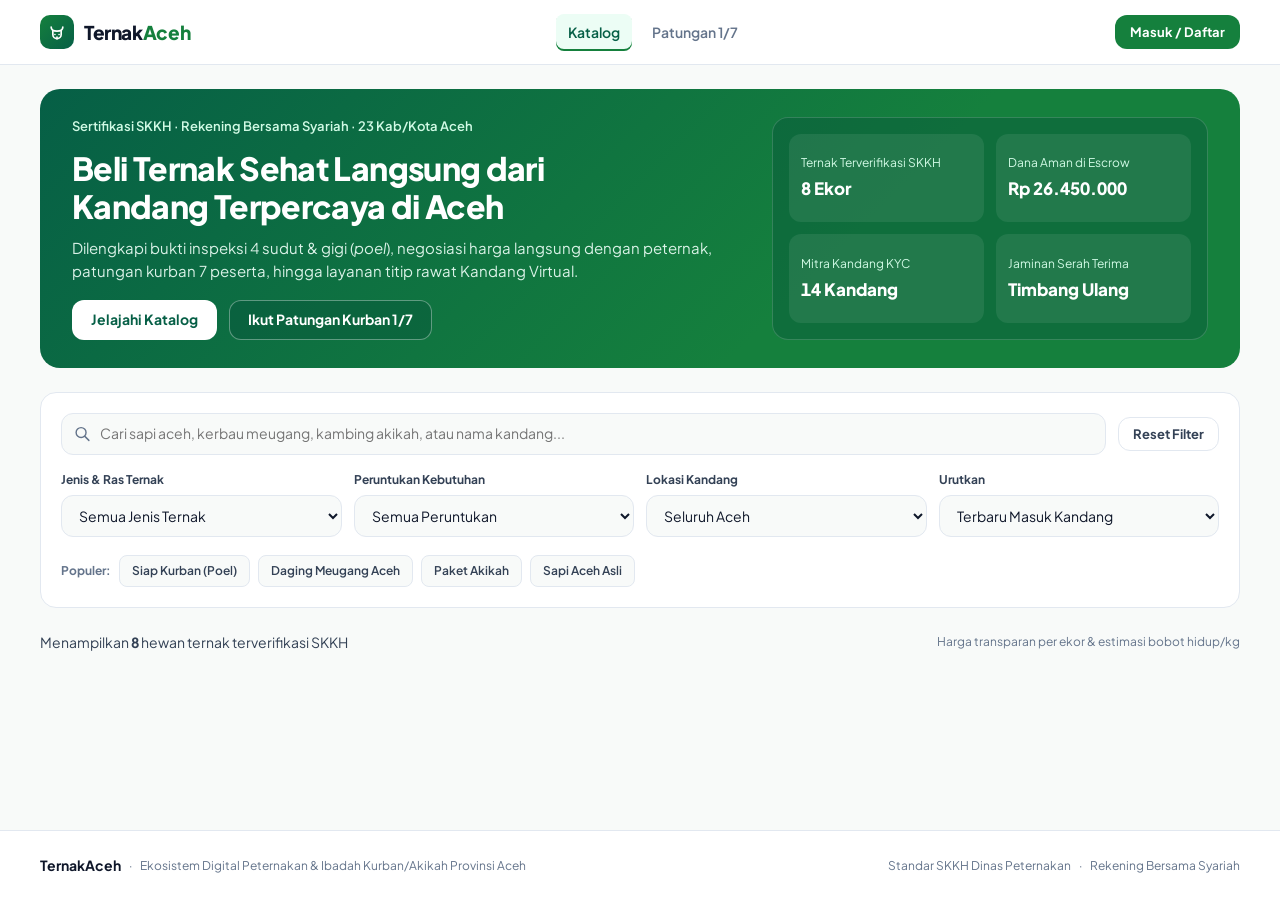
<file: index.html>
<!doctype html>
<html lang="id">
  <head>
    <meta charset="UTF-8" />
    <meta name="viewport" content="width=device-width, initial-scale=1.0" />
    <title>TernakAceh — Marketplace Ternak Terverifikasi SKKH & Syariah</title>
    <meta
      name="description"
      content="Marketplace jual beli ternak terverifikasi SKKH dan prinsip syariah di Aceh dengan fitur patungan kurban 1/7, negosiasi harga langsung, titip rawat kandang virtual, dan rekening bersama escrow."
    />
    <meta property="og:title" content="TernakAceh — Marketplace Ternak Terverifikasi SKKH & Syariah" />
    <meta
      property="og:description"
      content="Beli ternak sehat bersertifikat SKKH langsung dari peternak Aceh dengan escrow syariah, patungan kurban, dan kandang virtual."
    />
    <meta property="og:type" content="website" />
    <meta name="twitter:card" content="summary_large_image" />
    <link rel="preconnect" href="https://fonts.googleapis.com" />
    <link rel="preconnect" href="https://fonts.gstatic.com" crossorigin />
    <link
      href="https://fonts.googleapis.com/css2?family=IBM+Plex+Mono:wght@500;600&family=Plus+Jakarta+Sans:wght@400;500;600;700;800&display=swap"
      rel="stylesheet"
    />
    <link rel="stylesheet" href="/src/styles/main.css" />
  </head>
  <body>
    <div id="app" class="app-shell">
      <!-- Top Header (Clean 3-Zone Navigation) -->
      <header class="site-header">
        <div class="container header-inner">
          <button type="button" class="brand-link" data-action="switch-tab" data-tab="katalog" aria-label="TernakAceh Beranda">
            <span class="brand-mark" aria-hidden="true">
              <svg viewBox="0 0 24 24" fill="none" stroke="currentColor" stroke-width="2" stroke-linecap="round" stroke-linejoin="round">
                <path d="M5 6c0 3 2.5 5 7 5s7-2 7-5" />
                <path d="M7 11v4a5 5 0 0 0 10 0v-4" />
                <path d="M9.5 15h.01" />
                <path d="M14.5 15h.01" />
                <path d="M12 18v2" />
              </svg>
            </span>
            <span class="brand-wordmark">Ternak<span class="brand-accent">Aceh</span></span>
          </button>

          <nav class="primary-nav" aria-label="Navigasi Utama">
            <button type="button" class="nav-link is-active" data-action="switch-tab" data-tab="katalog" aria-current="page">
              Katalog
            </button>
            <button type="button" class="nav-link" data-action="switch-tab" data-tab="patungan">
              Patungan 1/7
            </button>
            <button type="button" id="nav-tab-pesanan" class="nav-link is-hidden" data-action="switch-tab" data-tab="pesanan">
              Pesanan <span id="nav-order-count" class="nav-count tabular-nums">0</span>
            </button>
            <button type="button" id="nav-tab-peternak" class="nav-link is-hidden" data-action="switch-tab" data-tab="peternak">
              Portal Peternak
            </button>
            <button type="button" id="nav-tab-admin" class="nav-link is-hidden" data-action="switch-tab" data-tab="admin">
              Admin <span id="admin-pending-badge" class="nav-count nav-count--warn tabular-nums">0</span>
            </button>
          </nav>

          <div class="header-cta">
            <div id="header-user-info" class="header-user-info is-hidden">
              <span id="header-user-name" class="header-user-name">Pengguna</span>
              <span id="header-user-role" class="header-role-tag">User Biasa</span>
            </div>
            <button type="button" id="header-jual-btn" class="btn btn-secondary btn-sm is-hidden" data-action="switch-tab" data-tab="peternak">
              Jual Ternak
            </button>
            <button type="button" id="header-login-btn" class="btn btn-primary btn-sm" data-action="open-auth">
              Masuk / Daftar
            </button>
            <button type="button" id="header-logout-btn" class="btn btn-ghost btn-sm is-hidden" data-action="logout">
              Keluar
            </button>
          </div>
        </div>
      </header>

      <!-- Main Workspace -->
      <main id="main-content" class="container main-workspace">
        <!-- View 1: Katalog Ternak -->
        <section id="view-katalog" class="view-section" aria-label="Katalog Ternak">
          <!-- Hero Section -->
          <div class="hero-card">
            <div class="hero-content">
              <p class="hero-eyebrow">Sertifikasi SKKH · Rekening Bersama Syariah · 23 Kab/Kota Aceh</p>
              <h1 class="hero-title">Beli Ternak Sehat Langsung dari Kandang Terpercaya di Aceh</h1>
              <p class="hero-subtitle">
                Dilengkapi bukti inspeksi 4 sudut &amp; gigi (<em>poel</em>), negosiasi harga langsung dengan peternak, patungan kurban 7 peserta, hingga layanan titip rawat Kandang Virtual.
              </p>
              <div class="hero-actions">
                <button type="button" class="btn btn-white" data-action="scroll-to-catalog">
                  Jelajahi Katalog
                </button>
                <button type="button" class="btn btn-outline-light" data-action="switch-tab" data-tab="patungan">
                  Ikut Patungan Kurban 1/7
                </button>
              </div>
            </div>
            <div class="hero-trust-panel" aria-label="Ringkasan Kepercayaan Ekosistem">
              <div class="trust-metric">
                <span class="trust-label">Ternak Terverifikasi SKKH</span>
                <strong id="stat-total-ternak" class="trust-value tabular-nums">8 Ekor</strong>
              </div>
              <div class="trust-metric">
                <span class="trust-label">Dana Aman di Escrow</span>
                <strong id="header-escrow-total" class="trust-value tabular-nums">Rp 26.450.000</strong>
              </div>
              <div class="trust-metric">
                <span class="trust-label">Mitra Kandang KYC</span>
                <strong class="trust-value tabular-nums">14 Kandang</strong>
              </div>
              <div class="trust-metric">
                <span class="trust-label">Jaminan Serah Terima</span>
                <strong class="trust-value">Timbang Ulang</strong>
              </div>
            </div>
          </div>

          <!-- Search & Smart Filter Bar -->
          <section id="filter-bar" class="surface-card filter-panel" aria-label="Pencarian dan Filter Ternak">
            <div class="filter-header">
              <div class="search-field-wrap">
                <label for="global-search" class="sr-only">Cari ternak atau nama kandang</label>
                <svg class="search-icon" viewBox="0 0 24 24" fill="none" stroke="currentColor" aria-hidden="true">
                  <path stroke-linecap="round" stroke-linejoin="round" stroke-width="2" d="M21 21l-6-6m2-5a7 7 0 11-14 0 7 7 0 0114 0z" />
                </svg>
                <input
                  id="global-search"
                  type="search"
                  placeholder="Cari sapi aceh, kerbau meugang, kambing akikah, atau nama kandang..."
                  class="input-control search-input"
                />
              </div>
              <button type="button" class="btn btn-ghost btn-sm" data-action="reset-filters">
                Reset Filter
              </button>
            </div>

            <div class="filter-grid">
              <div class="field-group">
                <label for="filter-jenis" class="field-label">Jenis &amp; Ras Ternak</label>
                <select id="filter-jenis" class="input-control">
                  <option value="Semua">Semua Jenis Ternak</option>
                  <option value="Sapi Aceh">Sapi Aceh</option>
                  <option value="Sapi Limosin">Sapi Limosin</option>
                  <option value="Kerbau">Kerbau</option>
                  <option value="Kambing Etawa">Kambing Etawa</option>
                  <option value="Domba">Domba</option>
                </select>
              </div>

              <div class="field-group">
                <label for="filter-peruntukan" class="field-label">Peruntukan Kebutuhan</label>
                <select id="filter-peruntukan" class="input-control">
                  <option value="Semua">Semua Peruntukan</option>
                  <option value="Kurban">Kurban (Iduladha)</option>
                  <option value="Akikah">Akikah Anak</option>
                  <option value="Meugang / Potong">Meugang / Potong</option>
                  <option value="Penggemukan">Bakalan / Penggemukan</option>
                </select>
              </div>

              <div class="field-group">
                <label for="filter-lokasi" class="field-label">Lokasi Kandang</label>
                <select id="filter-lokasi" class="input-control">
                  <option value="Semua">Seluruh Aceh</option>
                  <option value="Banda Aceh">Banda Aceh</option>
                  <option value="Aceh Besar">Aceh Besar</option>
                  <option value="Pidie">Pidie</option>
                  <option value="Bireuen">Bireuen</option>
                  <option value="Aceh Tengah">Aceh Tengah</option>
                  <option value="Lhokseumawe">Lhokseumawe</option>
                  <option value="Meulaboh">Meulaboh</option>
                </select>
              </div>

              <div class="field-group">
                <label for="filter-sort" class="field-label">Urutkan</label>
                <select id="filter-sort" class="input-control">
                  <option value="terbaru">Terbaru Masuk Kandang</option>
                  <option value="harga-rendah">Harga Terendah</option>
                  <option value="bobot-berat">Bobot Terberat (kg)</option>
                </select>
              </div>
            </div>

            <div class="quick-filter-bar" role="group" aria-label="Filter cepat kategori populer">
              <span class="quick-filter-label">Populer:</span>
              <button type="button" class="filter-chip" data-action="quick-filter" data-filter-type="peruntukan" data-filter-value="Kurban">
                Siap Kurban (Poel)
              </button>
              <button type="button" class="filter-chip" data-action="quick-filter" data-filter-type="peruntukan" data-filter-value="Meugang / Potong">
                Daging Meugang Aceh
              </button>
              <button type="button" class="filter-chip" data-action="quick-filter" data-filter-type="peruntukan" data-filter-value="Akikah">
                Paket Akikah
              </button>
              <button type="button" class="filter-chip" data-action="quick-filter" data-filter-type="jenis" data-filter-value="Sapi Aceh">
                Sapi Aceh Asli
              </button>
            </div>
          </section>

          <!-- Results Summary -->
          <div class="catalog-toolbar">
            <p class="results-summary" aria-live="polite">
              Menampilkan <strong id="catalog-count" class="tabular-nums">8</strong> hewan ternak terverifikasi SKKH
            </p>
            <p class="results-note">Harga transparan per ekor &amp; estimasi bobot hidup/kg</p>
          </div>

          <!-- Livestock Grid -->
          <div id="catalog-grid" class="catalog-grid" data-testid="catalog-grid"></div>
        </section>

        <!-- View 2: Patungan Kurban (1/7 Slot) -->
        <section id="view-patungan" class="view-section is-hidden" aria-label="Patungan Kurban 1/7">
          <div class="section-intro surface-card">
            <div class="section-intro-main">
              <p class="section-kicker">Program Kurban Kolektif Syariah</p>
              <h2 class="section-title">Patungan Kurban Sapi &amp; Kerbau (Maksimal 7 Peserta)</h2>
              <p class="section-desc">
                Sesuai tuntunan syariat, 1 ekor sapi atau kerbau yang telah cukup umur (<em>poel</em>) dapat dikurbankan untuk maksimal 7 orang. Pilih slot kosong, pantau peserta lain secara transparan, dan ikuti pengawasan hingga hari-H.
              </p>
            </div>
            <div class="section-intro-aside">
              <h3 class="aside-title">Ketentuan Patungan</h3>
              <ul class="check-list">
                <li>Kuota otomatis terkunci saat 7/7 terisi</li>
                <li>Dana aman di Escrow hingga penyembelihan</li>
                <li>Tersedia layanan titip rawat kandang virtual</li>
              </ul>
            </div>
          </div>

          <div id="patungan-grid" class="patungan-grid" data-testid="patungan-grid"></div>
        </section>

        <!-- View 3: Pesanan & Kandang Virtual -->
        <section id="view-pesanan" class="view-section is-hidden" aria-label="Pesanan dan Kandang Virtual">
          <div class="section-header-row">
            <div>
              <h2 class="section-title">Pesanan Saya &amp; Kandang Virtual</h2>
              <p class="section-desc">
                Pantau status dana Escrow, perkembangan bobot ternak titip rawat, hingga konfirmasi timbang ulang saat serah terima.
              </p>
            </div>
            <button type="button" class="btn btn-primary" data-action="switch-tab" data-tab="katalog">
              + Beli / Titip Ternak Baru
            </button>
          </div>

          <div id="orders-list" class="orders-list" data-testid="orders-list"></div>
        </section>

        <!-- View 4: Portal Peternak -->
        <section id="view-peternak" class="view-section is-hidden" aria-label="Portal Peternak">
          <div class="section-header-row surface-card section-banner">
            <div>
              <p class="section-kicker">Mitra Kandang Terverifikasi KYC</p>
              <h2 class="section-title">Portal Peternak &amp; Manajemen Stok Kandang</h2>
              <p class="section-desc">
                Terbitkan listing ternak baru beserta 4 sudut foto verifikasi fisik &amp; gigi, serta kelola ketersediaan stok secara real-time.
              </p>
            </div>
          </div>

          <div class="farmer-layout">
            <!-- Form Tambah Ternak -->
            <div class="surface-card farmer-form-card">
              <h3 class="card-heading">Tambah Listing Ternak Baru</h3>
              <p class="card-subheading">Ternak dengan 4 foto lengkap akan langsung tayang di Katalog Ternak.</p>

              <form id="farmer-add-form" class="form-stack" novalidate>
                <div class="field-group">
                  <label for="f-nama" class="field-label">Nama / Julukan Ternak *</label>
                  <input
                    id="f-nama"
                    type="text"
                    required
                    placeholder="Contoh: Sapi Aceh Jantan — Meurah Seulawah"
                    class="input-control"
                  />
                </div>

                <div class="form-row-2">
                  <div class="field-group">
                    <label for="f-jenis" class="field-label">Jenis Ternak *</label>
                    <select id="f-jenis" class="input-control">
                      <option value="Sapi Aceh">Sapi Aceh</option>
                      <option value="Sapi Limosin">Sapi Limosin</option>
                      <option value="Kerbau">Kerbau</option>
                      <option value="Kambing Etawa">Kambing Etawa</option>
                      <option value="Domba">Domba</option>
                    </select>
                  </div>
                  <div class="field-group">
                    <label for="f-peruntukan" class="field-label">Peruntukan Utama *</label>
                    <select id="f-peruntukan" class="input-control">
                      <option value="Kurban">Kurban</option>
                      <option value="Akikah">Akikah</option>
                      <option value="Meugang / Potong">Meugang / Potong</option>
                      <option value="Penggemukan">Penggemukan</option>
                    </select>
                  </div>
                </div>

                <div class="form-row-2">
                  <div class="field-group">
                    <label for="f-lokasi" class="field-label">Kabupaten / Kota *</label>
                    <select id="f-lokasi" class="input-control">
                      <option value="Aceh Besar">Aceh Besar</option>
                      <option value="Banda Aceh">Banda Aceh</option>
                      <option value="Pidie">Pidie</option>
                      <option value="Bireuen">Bireuen</option>
                      <option value="Aceh Tengah">Aceh Tengah</option>
                      <option value="Lhokseumawe">Lhokseumawe</option>
                      <option value="Meulaboh">Meulaboh</option>
                    </select>
                  </div>
                  <div class="field-group">
                    <label for="f-kelamin" class="field-label">Jenis Kelamin *</label>
                    <select id="f-kelamin" class="input-control">
                      <option value="Jantan">Jantan</option>
                      <option value="Betina">Betina</option>
                    </select>
                  </div>
                </div>

                <div class="form-row-2">
                  <div class="field-group">
                    <label for="f-bobot" class="field-label">Estimasi Bobot (kg) *</label>
                    <input id="f-bobot" type="number" required min="15" max="1200" value="310" class="input-control tabular-nums" />
                  </div>
                  <div class="field-group">
                    <label for="f-usia" class="field-label">Usia &amp; Status Gigi *</label>
                    <input id="f-usia" type="text" required value="2.5 Tahun (Poel 1)" class="input-control" />
                  </div>
                </div>

                <div class="form-row-2">
                  <div class="field-group">
                    <label for="f-harga" class="field-label">Harga Per Ekor (Rp) *</label>
                    <input id="f-harga" type="number" required min="500000" step="50000" value="21000000" class="input-control tabular-nums" />
                  </div>
                  <div class="field-group">
                    <label for="f-skkh" class="field-label">Nomor Sertifikat SKKH *</label>
                    <input id="f-skkh" type="text" required value="SKKH-ACH-2026-089" class="input-control font-mono" />
                  </div>
                </div>

                <div class="field-group">
                  <label for="f-peternak" class="field-label">Nama Kandang / Peternak *</label>
                  <input
                    id="f-peternak"
                    type="text"
                    required
                    value="Kandang Darussalam Agro (Tgk. Hasan)"
                    class="input-control"
                  />
                </div>

                <!-- 4 Slot Foto Wajib -->
                <div class="photo-upload-box">
                  <div class="photo-upload-header">
                    <div>
                      <span class="field-label">Unggah 4 Foto Wajib (Arah Sudut &amp; Gigi) *</span>
                      <p class="photo-upload-hint">Wajib lengkap 4 sudut untuk verifikasi kesehatan &amp; kelayakan.</p>
                    </div>
                    <span id="photo-completeness-badge" class="status-text status-text--warn tabular-nums">
                      0/4 Foto Terunggah
                    </span>
                  </div>

                  <div class="auto-sample-bar">
                    <span class="auto-sample-text">Belum siap file foto di perangkat?</span>
                    <button type="button" class="btn btn-secondary btn-xs" data-action="fill-sample-photos">
                      Isi Contoh Foto Otomatis
                    </button>
                  </div>

                  <div id="farmer-photo-slots-grid" class="photo-slots-grid"></div>
                </div>

                <div class="checkbox-stack">
                  <label class="checkbox-row">
                    <input type="checkbox" id="f-patungan" checked />
                    <span>Aktifkan opsi Patungan Kurban (7 Slot)</span>
                  </label>
                  <label class="checkbox-row">
                    <input type="checkbox" id="f-titip" checked />
                    <span>Sediakan layanan Titip Rawat (Kandang Virtual)</span>
                  </label>
                </div>

                <button type="submit" class="btn btn-primary btn-block">
                  Terbitkan ke Katalog TernakAceh
                </button>
              </form>
            </div>

            <!-- Tabel Manajemen Stok -->
            <div class="surface-card farmer-stock-card">
              <div class="table-header-row">
                <div>
                  <h3 class="card-heading">Manajemen Stok Kandang</h3>
                  <p class="card-subheading">Perbarui status ternak secara langsung untuk mencegah pemesanan ganda.</p>
                </div>
                <span id="farmer-stock-count" class="stock-count tabular-nums">8 Listing</span>
              </div>

              <div class="table-scroll">
                <table class="data-table">
                  <thead>
                    <tr>
                      <th>Hewan Ternak</th>
                      <th>Bobot &amp; Harga</th>
                      <th>SKKH</th>
                      <th class="text-right">Status Kandang</th>
                    </tr>
                  </thead>
                  <tbody id="farmer-stock-tbody"></tbody>
                </table>
              </div>
            </div>
          </div>
        </section>

        <!-- View 5: Verifikasi & Escrow (Admin) -->
        <section id="view-admin" class="view-section is-hidden" aria-label="Panel Verifikasi dan Escrow Admin">
          <div class="surface-card admin-summary-card">
            <h2 class="section-title">Panel Moderasi, Verifikasi SKKH &amp; Escrow Syariah</h2>
            <p class="section-desc">
              Pusat kendali pengelola platform TernakAceh untuk validasi identitas kandang (KYC), keabsahan sertifikat dokter hewan (SKKH), dan pengawasan dana transaksi.
            </p>

            <div class="admin-metrics-grid">
              <div class="metric-box metric-box--brand">
                <span class="metric-label">Dana Tertahan di Rekening Escrow</span>
                <strong id="admin-escrow-held" class="metric-value tabular-nums">Rp 26.450.000</strong>
                <span class="metric-sub">Menunggu konfirmasi timbang ulang pembeli</span>
              </div>
              <div class="metric-box">
                <span class="metric-label">Dana Dicairkan ke Peternak</span>
                <strong id="admin-escrow-released" class="metric-value tabular-nums">Rp 148.500.000</strong>
                <span class="metric-sub">100% serah terima sesuai standar bobot</span>
              </div>
              <div class="metric-box metric-box--warn">
                <span class="metric-label">Antrean Verifikasi KYC &amp; SKKH</span>
                <strong id="admin-queue-count" class="metric-value tabular-nums">2 Pengajuan</strong>
                <span class="metric-sub">Perlu tinjauan dokumen sebelum tayang</span>
              </div>
            </div>
          </div>

          <div class="surface-card admin-queue-card">
            <h3 class="card-heading">Validasi Kandang (KYC) &amp; Dokumen Kesehatan (SKKH)</h3>
            <div id="admin-verification-list" class="verification-list"></div>
          </div>

          <div class="surface-card admin-queue-card">
            <div class="table-header-row">
              <div>
                <h3 class="card-heading">Manajemen Akun &amp; Peran Pengguna</h3>
                <p class="card-subheading">Tambah akun baru (User Biasa, Operator, atau Admin), ubah peran akses, atau hapus akun di database.</p>
              </div>
              <span id="admin-user-count" class="stock-count tabular-nums">0 Akun</span>
            </div>

            <form id="admin-create-user-form" class="admin-add-user-box" novalidate>
              <div class="admin-add-user-grid">
                <div class="field-group">
                  <label for="admin-new-name" class="field-label">Nama Lengkap *</label>
                  <input id="admin-new-name" type="text" required placeholder="Contoh: Tgk. Ridwan" class="input-control" />
                </div>
                <div class="field-group">
                  <label for="admin-new-username" class="field-label">Username *</label>
                  <input id="admin-new-username" type="text" required placeholder="Contoh: peternak_aceh" class="input-control" />
                </div>
                <div class="field-group">
                  <label for="admin-new-email" class="field-label">Email (Opsional)</label>
                  <input id="admin-new-email" type="email" placeholder="nama@ternakaceh.id" class="input-control" />
                </div>
                <div class="field-group">
                  <label for="admin-new-password" class="field-label">Password *</label>
                  <input id="admin-new-password" type="password" required placeholder="Min. 8 karakter (A-Z, a-z, 0-9)" class="input-control" />
                </div>
                <div class="field-group">
                  <label for="admin-new-role" class="field-label">Peran *</label>
                  <select id="admin-new-role" class="input-control">
                    <option value="user">User Biasa</option>
                    <option value="operator">Operator</option>
                    <option value="admin">Admin</option>
                  </select>
                </div>
                <div class="admin-add-user-submit">
                  <button type="submit" id="admin-create-user-btn" class="btn btn-primary btn-sm">
                    + Tambah Akun
                  </button>
                </div>
              </div>
            </form>

            <div class="table-scroll">
              <table class="data-table">
                <thead>
                  <tr>
                    <th>Nama &amp; Username</th>
                    <th>Email</th>
                    <th>Metode Login</th>
                    <th class="text-right">Peran &amp; Aksi</th>
                  </tr>
                </thead>
                <tbody id="admin-users-tbody"></tbody>
              </table>
            </div>
          </div>
        </section>
      </main>

      <!-- Footer -->
      <footer class="site-footer">
        <div class="container footer-inner">
          <div class="footer-brand">
            <strong>TernakAceh</strong>
            <span aria-hidden="true">·</span>
            <span>Ekosistem Digital Peternakan &amp; Ibadah Kurban/Akikah Provinsi Aceh</span>
          </div>
          <div class="footer-actions">
            <span>Standar SKKH Dinas Peternakan</span>
            <span aria-hidden="true">·</span>
            <span>Rekening Bersama Syariah</span>
            <button type="button" id="footer-reset-btn" class="footer-reset-btn is-hidden" data-action="reset-demo">
              · Reset Data Demo
            </button>
          </div>
        </div>
      </footer>
    </div>

    <!-- Toast Notification Container -->
    <div id="toast-container" class="toast-container" aria-live="polite" aria-atomic="true"></div>

    <!-- Modal 1: Detail Ternak, Inspeksi 4 Sudut & Chat Nego -->
    <div id="modal-detail" class="modal-backdrop is-hidden" role="dialog" aria-modal="true" aria-labelledby="detail-title">
      <div class="modal-dialog modal-dialog--xl">
        <div class="modal-header">
          <div class="modal-header-title">
            <span id="detail-badge-jenis" class="modal-kicker">Sapi Aceh</span>
            <h3 id="detail-title" class="modal-title">Detail Ternak</h3>
          </div>
          <button type="button" class="icon-close-btn" data-action="close-modal" data-modal="modal-detail" aria-label="Tutup detail ternak">
            <svg viewBox="0 0 24 24" fill="none" stroke="currentColor" aria-hidden="true">
              <path stroke-linecap="round" stroke-linejoin="round" stroke-width="2" d="M6 18L18 6M6 6l12 12" />
            </svg>
          </button>
        </div>

        <div class="detail-grid">
          <!-- Left: Visual Inspection -->
          <div class="detail-gallery-col">
            <div>
              <div id="detail-visual-stage" class="visual-stage"></div>

              <div class="angle-switcher" role="group" aria-label="Sudut inspeksi ternak">
                <button type="button" id="insp-btn-samping" class="angle-btn is-active" data-action="switch-angle" data-angle="samping">
                  1. Samping
                </button>
                <button type="button" id="insp-btn-depan" class="angle-btn" data-action="switch-angle" data-angle="depan">
                  2. Depan
                </button>
                <button type="button" id="insp-btn-gigi" class="angle-btn" data-action="switch-angle" data-angle="gigi">
                  3. Gigi (Poel)
                </button>
                <button type="button" id="insp-btn-belakang" class="angle-btn" data-action="switch-angle" data-angle="belakang">
                  4. Belakang
                </button>
              </div>

              <p id="detail-visual-caption" class="visual-caption"></p>
            </div>

            <div class="detail-specs-grid">
              <div class="spec-tile">
                <span class="spec-label">Estimasi Bobot</span>
                <strong id="detail-bobot" class="spec-value tabular-nums">320 kg</strong>
              </div>
              <div class="spec-tile">
                <span class="spec-label">Usia / Gigi</span>
                <strong id="detail-usia" class="spec-value">2.5 Thn (Poel 1)</strong>
              </div>
              <div class="spec-tile">
                <span class="spec-label">Harga / kg Hidup</span>
                <strong id="detail-harga-kg" class="spec-value spec-value--brand tabular-nums">Rp 67.200</strong>
              </div>
            </div>
          </div>

          <!-- Right: Info & SKKH vs Chat Nego -->
          <div class="detail-info-col">
            <div>
              <div class="segmented-tabs" role="tablist" aria-label="Detail dan Negosiasi">
                <button type="button" id="subtab-btn-info" class="segmented-tab is-active" data-action="switch-detail-subtab" data-subtab="info" role="tab" aria-selected="true">
                  Info &amp; Sertifikat SKKH
                </button>
                <button type="button" id="subtab-btn-nego" class="segmented-tab" data-action="switch-detail-subtab" data-subtab="nego" role="tab" aria-selected="false">
                  Chat &amp; Tawar Harga (Nego)
                </button>
              </div>

              <!-- Subtab Info -->
              <div id="detail-subtab-info" class="subtab-panel">
                <div class="price-header-row">
                  <div>
                    <span class="field-label">Harga Penawaran Peternak</span>
                    <div id="detail-harga" class="detail-price tabular-nums">Rp 21.500.000</div>
                  </div>
                  <span id="detail-deal-pill" class="deal-tag is-hidden">Harga Deal Nego Aktif</span>
                </div>

                <div class="seller-card">
                  <div class="seller-info">
                    <span class="seller-avatar" aria-hidden="true">PA</span>
                    <div>
                      <div class="seller-name-row">
                        <strong id="detail-peternak">Tgk. Sulaiman</strong>
                        <span class="kyc-inline">Terverifikasi KYC</span>
                      </div>
                      <p id="detail-lokasi" class="seller-loc">Aceh Besar</p>
                    </div>
                  </div>
                  <button type="button" class="btn btn-secondary btn-xs" data-action="switch-detail-subtab" data-subtab="nego">
                    Tawar Harga
                  </button>
                </div>

                <div class="skkh-card">
                  <div class="skkh-header">
                    <span class="skkh-title">Surat Keterangan Kesehatan Hewan (SKKH)</span>
                    <span id="detail-skkh-no" class="skkh-code font-mono">SKKH-001</span>
                  </div>
                  <div class="skkh-grid">
                    <div>Vaksin PMK &amp; Antraks: <strong>Lengkap</strong></div>
                    <div>Obat Cacing: <strong>Rutin 3 Bln</strong></div>
                    <div>Kondisi Fisik: <strong>Sehat, Bebas Cacat</strong></div>
                    <div>Syarat Syar'i: <strong id="detail-syari">Sah Kurban</strong></div>
                  </div>
                </div>

                <p id="detail-deskripsi" class="detail-description"></p>
              </div>

              <!-- Subtab Chat & Nego -->
              <div id="detail-subtab-nego" class="subtab-panel is-hidden">
                <div id="nego-chat-box" class="chat-history" aria-live="polite"></div>

                <div class="nego-offer-box">
                  <label for="nego-offer-input" class="field-label">Ajukan Penawaran Harga Resmi (Rp)</label>
                  <div class="inline-input-row">
                    <input
                      id="nego-offer-input"
                      type="number"
                      step="50000"
                      placeholder="Masukkan nominal tawaran..."
                      class="input-control tabular-nums"
                    />
                    <button type="button" class="btn btn-primary btn-sm" data-action="submit-nego-offer">
                      Kirim Nego
                    </button>
                  </div>
                </div>

                <form id="chat-msg-form" class="inline-input-row">
                  <label for="chat-msg-input" class="sr-only">Pesan ke peternak</label>
                  <input
                    id="chat-msg-input"
                    type="text"
                    placeholder="Tanya kondisi pakan, video kandang, atau jadwal kirim..."
                    class="input-control"
                  />
                  <button type="submit" class="btn btn-dark btn-sm">Kirim</button>
                </form>
              </div>
            </div>

            <div class="detail-footer">
              <button type="button" id="detail-checkout-btn" class="btn btn-primary btn-block" data-action="open-checkout-from-detail">
                Lanjut Pemesanan &amp; Escrow
              </button>
            </div>
          </div>
        </div>
      </div>
    </div>

    <!-- Modal 2: Checkout & Akad Syariah -->
    <div id="modal-checkout" class="modal-backdrop is-hidden" role="dialog" aria-modal="true" aria-labelledby="checkout-modal-title">
      <div class="modal-dialog modal-dialog--xl">
        <div class="modal-header modal-header--brand">
          <div>
            <h3 id="checkout-modal-title" class="modal-title modal-title--light">Checkout &amp; Akad Transaksi Syariah</h3>
            <p class="modal-subtitle-light">Dana ditahan aman di Escrow hingga ternak diterima &amp; ditimbang ulang</p>
          </div>
          <button type="button" class="icon-close-btn icon-close-btn--light" data-action="close-modal" data-modal="modal-checkout" aria-label="Tutup checkout">
            <svg viewBox="0 0 24 24" fill="none" stroke="currentColor" aria-hidden="true">
              <path stroke-linecap="round" stroke-linejoin="round" stroke-width="2" d="M6 18L18 6M6 6l12 12" />
            </svg>
          </button>
        </div>

        <div class="modal-body checkout-grid">
          <div class="checkout-left-col">
            <!-- 1. Skema Pembelian -->
            <div class="checkout-section">
              <span class="checkout-section-title">1. Pilih Skema Pembelian</span>
              <div class="scheme-grid">
                <label class="scheme-option">
                  <input type="radio" name="co-scheme" value="full" checked />
                  <span class="scheme-title">Bayar Penuh (1 Ekor)</span>
                  <span class="scheme-desc">Kepemilikan penuh 100%</span>
                </label>

                <label class="scheme-option">
                  <input type="radio" name="co-scheme" value="dp" />
                  <span class="scheme-title">Booking DP (30%)</span>
                  <span class="scheme-desc">Kunci stok, lunas saat tiba</span>
                </label>

                <label id="co-patungan-option" class="scheme-option">
                  <input type="radio" name="co-scheme" value="patungan" />
                  <span class="scheme-title">Patungan Kurban (1/7)</span>
                  <span class="scheme-desc">Kolektif 7 peserta syar'i</span>
                </label>
              </div>

              <div id="co-patungan-box" class="patungan-slot-picker is-hidden">
                <div class="slot-picker-header">
                  <span>Pilih Slot Peserta Kurban Anda (bisa lebih dari 1):</span>
                  <strong id="co-slot-selected-info" class="tabular-nums">1 Slot Dipilih</strong>
                </div>
                <div id="co-slots-grid" class="co-slots-grid"></div>
              </div>
            </div>

            <!-- 2. Layanan Titip Rawat -->
            <div class="checkout-card">
              <label class="checkbox-row checkbox-row--top">
                <input type="checkbox" id="co-titip-check" />
                <div class="checkbox-body">
                  <div class="checkbox-title-row">
                    <strong>Aktifkan Layanan Titip Rawat (Kandang Virtual)</strong>
                    <span class="recommend-tag">Rekomendasi</span>
                  </div>
                  <p class="checkbox-desc">
                    Titipkan ternak di kandang peternak hingga hari-H (Iduladha/Meugang) dengan laporan foto &amp; bobot berkala.
                  </p>
                </div>
              </label>

              <div id="co-titip-options" class="titip-options is-hidden">
                <div class="field-group">
                  <label for="co-titip-days" class="field-label">Durasi Titip Rawat</label>
                  <select id="co-titip-days" class="input-control">
                    <option value="14">14 Hari (2 Minggu)</option>
                    <option value="30" selected>30 Hari (1 Bulan)</option>
                    <option value="60">60 Hari (2 Bulan)</option>
                  </select>
                </div>
                <div class="rate-info-tile">
                  <span class="field-label">Biaya Pakan &amp; Vitamin Harian</span>
                  <strong id="co-titip-rate-text" class="tabular-nums">Rp 25.000 / hari</strong>
                </div>
              </div>
            </div>

            <!-- 3. Pengiriman -->
            <div class="checkout-card">
              <span class="checkout-section-title">2. Metode Pengiriman &amp; Kalkulator Ongkir</span>
              <div class="form-row-2">
                <div class="field-group">
                  <label for="co-shipping-method" class="field-label">Armada Pengangkutan</label>
                  <select id="co-shipping-method" class="input-control">
                    <option value="pickup">Ambil Sendiri di Kandang (Gratis)</option>
                    <option value="farmer" selected>Armada Kandang Peternak</option>
                    <option value="mitra">Mitra Pikap / Truk Khusus Ternak</option>
                  </select>
                </div>
                <div class="field-group">
                  <label for="co-shipping-dest" class="field-label">Kabupaten / Kota Tujuan</label>
                  <select id="co-shipping-dest" class="input-control">
                    <option value="Banda Aceh">Banda Aceh</option>
                    <option value="Aceh Besar">Aceh Besar</option>
                    <option value="Pidie">Pidie</option>
                    <option value="Bireuen">Bireuen</option>
                    <option value="Lhokseumawe">Lhokseumawe</option>
                    <option value="Aceh Tengah">Aceh Tengah</option>
                    <option value="Meulaboh">Meulaboh</option>
                  </select>
                </div>
              </div>
              <div class="shipping-estimate-row">
                <span id="co-shipping-info">Estimasi pengiriman</span>
                <strong id="co-shipping-cost" class="tabular-nums">Rp 250.000</strong>
              </div>
            </div>

            <!-- 4. Layanan Lanjutan -->
            <div class="checkout-card">
              <span class="checkout-section-title">3. Layanan Lanjutan (Opsional)</span>
              <div class="form-row-2">
                <label class="addon-option">
                  <input type="checkbox" id="co-addon-jagal" />
                  <div>
                    <strong>Jasa Jagal Syar'i &amp; Cacah</strong>
                    <span class="tabular-nums">+ Rp 350.000 (Siap bagi)</span>
                  </div>
                </label>
                <label class="addon-option">
                  <input type="checkbox" id="co-addon-katering" />
                  <div>
                    <strong>Masak Kuah Beulangong / Akikah</strong>
                    <span class="tabular-nums">+ Rp 1.250.000 (60 porsi)</span>
                  </div>
                </label>
              </div>
            </div>
          </div>

          <div class="checkout-right-col">
            <div class="checkout-summary-banner">
              <div>
                <span id="co-peternak" class="co-farmer">Peternak</span>
                <h4 id="co-nama" class="co-name">Nama Ternak</h4>
                <p id="co-specs" class="co-specs">Bobot · Lokasi</p>
              </div>
              <div class="co-price-block">
                <span class="field-label">Harga Acuan</span>
                <strong id="co-base-price" class="co-price tabular-nums">Rp 0</strong>
              </div>
            </div>

            <!-- Ringkasan Pembayaran -->
            <div class="escrow-ledger">
              <div class="ledger-row">
                <span id="co-summary-label">Harga Ternak</span>
                <span id="co-summary-ternak" class="tabular-nums">Rp 0</span>
              </div>
              <div class="ledger-row">
                <span>Biaya Titip Rawat Kandang Virtual</span>
                <span id="co-summary-titip" class="tabular-nums">Rp 0</span>
              </div>
              <div class="ledger-row">
                <span>Ongkos Kirim Armada Ternak</span>
                <span id="co-summary-ongkir" class="tabular-nums">Rp 0</span>
              </div>
              <div class="ledger-row">
                <span>Jasa Jagal / Katering Tambahan</span>
                <span id="co-summary-addon" class="tabular-nums">Rp 0</span>
              </div>
              <div class="ledger-total-row">
                <div>
                  <div class="ledger-total-label">Total Transfer ke Escrow Syariah</div>
                  <div class="ledger-total-sub">Bank Aceh Syariah / BSI Virtual Account</div>
                </div>
                <strong id="co-summary-total" class="ledger-total-value tabular-nums">Rp 0</strong>
              </div>
            </div>

            <button type="button" class="btn btn-primary btn-block btn-lg" data-action="confirm-checkout">
              Bayar Sekarang &amp; Amankan Dana di Escrow
            </button>
          </div>
        </div>
      </div>
    </div>

    <!-- Modal 3: Kandang Virtual -->
    <div id="modal-virtual-barn" class="modal-backdrop is-hidden" role="dialog" aria-modal="true" aria-labelledby="vb-title">
      <div class="modal-dialog modal-dialog--md">
        <div class="modal-header modal-header--brand">
          <div>
            <span class="modal-kicker modal-kicker--light">Monitoring Kandang Virtual</span>
            <h3 id="vb-title" class="modal-title modal-title--light">Perkembangan Ternak</h3>
          </div>
          <button type="button" class="icon-close-btn icon-close-btn--light" data-action="close-modal" data-modal="modal-virtual-barn" aria-label="Tutup kandang virtual">
            <svg viewBox="0 0 24 24" fill="none" stroke="currentColor" aria-hidden="true">
              <path stroke-linecap="round" stroke-linejoin="round" stroke-width="2" d="M6 18L18 6M6 6l12 12" />
            </svg>
          </button>
        </div>

        <div class="modal-body">
          <div class="vb-metrics-grid">
            <div class="spec-tile">
              <span class="spec-label">Bobot Awal Akad</span>
              <strong id="vb-initial-weight" class="spec-value tabular-nums">320 kg</strong>
            </div>
            <div class="spec-tile spec-tile--brand">
              <span class="spec-label">Bobot Terkini</span>
              <strong id="vb-current-weight" class="spec-value spec-value--brand tabular-nums">334 kg (+14 kg)</strong>
            </div>
            <div class="spec-tile">
              <span class="spec-label">Status Kesehatan</span>
              <strong class="spec-value spec-value--brand">Prima &amp; Aktif</strong>
            </div>
          </div>

          <div>
            <h4 class="checkout-section-title">Log Laporan Perawatan &amp; Pakan Berkala</h4>
            <div id="vb-logs-container" class="vb-logs-list"></div>
          </div>

          <div class="vb-footer-row">
            <span class="vb-footer-hint">Minta pembaruan penimbangan terbaru dari kandang:</span>
            <button type="button" class="btn btn-primary btn-sm" data-action="simulate-barn-log">
              + Catat Laporan Timbang Baru
            </button>
          </div>
        </div>
      </div>
    </div>

    <!-- Modal 4: Konfirmasi Serah Terima & Timbang Ulang -->
    <div id="modal-handover" class="modal-backdrop is-hidden" role="dialog" aria-modal="true" aria-labelledby="ho-modal-title">
      <div class="modal-dialog modal-dialog--sm">
        <div class="modal-header modal-header--dark">
          <div>
            <h3 id="ho-modal-title" class="modal-title modal-title--light">Konfirmasi Serah Terima &amp; Timbang Ulang</h3>
            <p class="modal-subtitle-light">Pencairan dana Escrow hanya dilakukan setelah Anda menyetujui kondisi ternak</p>
          </div>
          <button type="button" class="icon-close-btn icon-close-btn--light" data-action="close-modal" data-modal="modal-handover" aria-label="Tutup konfirmasi timbang ulang">
            <svg viewBox="0 0 24 24" fill="none" stroke="currentColor" aria-hidden="true">
              <path stroke-linecap="round" stroke-linejoin="round" stroke-width="2" d="M6 18L18 6M6 6l12 12" />
            </svg>
          </button>
        </div>

        <div class="modal-body">
          <div class="checkout-summary-banner">
            <div>
              <h4 id="ho-order-name" class="co-name">Nama Ternak</h4>
              <p class="co-specs">Bobot Tercatat di Akad: <strong id="ho-expected-weight" class="tabular-nums">320 kg</strong></p>
            </div>
          </div>

          <div class="field-group">
            <label for="ho-actual-weight" class="field-label">Bobot Aktual Saat Tiba di Lokasi (kg) *</label>
            <input id="ho-actual-weight" type="number" min="1" step="0.5" class="input-control tabular-nums" />
            <p id="ho-weight-feedback" class="weight-feedback"></p>
          </div>

          <div class="checkbox-stack">
            <label class="checkbox-row">
              <input type="checkbox" id="ho-check-health" checked />
              <span>Hewan tiba dalam keadaan sehat, tidak pincang, dan bebas cacat fisik.</span>
            </label>
            <label class="checkbox-row">
              <input type="checkbox" id="ho-check-skkh" checked />
              <span>Dokumen fisik SKKH &amp; identitas ternak sesuai dengan aplikasi.</span>
            </label>
          </div>

          <div class="handover-actions">
            <button type="button" class="btn btn-primary btn-block" data-action="complete-escrow-release">
              Konfirmasi Terima &amp; Cairkan Dana Escrow
            </button>
            <button type="button" id="ho-dispute-btn" class="btn btn-warn btn-block is-hidden" data-action="open-escrow-dispute">
              Ajukan Mediasi Penyusutan Bobot ke Admin Escrow
            </button>
          </div>
        </div>
      </div>
    </div>

    <!-- Modal 5: Autentikasi (Google & Username/Password) -->
    <div id="modal-auth" class="modal-backdrop is-hidden" role="dialog" aria-modal="true" aria-labelledby="auth-modal-title">
      <div class="modal-dialog modal-dialog--sm">
        <div class="modal-header modal-header--brand">
          <div>
            <h3 id="auth-modal-title" class="modal-title modal-title--light">Masuk ke TernakAceh</h3>
            <p class="modal-subtitle-light">Akses fitur transaksi Escrow, Kandang Virtual, Portal Peternak, atau Panel Admin</p>
          </div>
          <button type="button" class="icon-close-btn icon-close-btn--light" data-action="close-modal" data-modal="modal-auth" aria-label="Tutup jendela masuk">
            <svg viewBox="0 0 24 24" fill="none" stroke="currentColor" aria-hidden="true">
              <path stroke-linecap="round" stroke-linejoin="round" stroke-width="2" d="M6 18L18 6M6 6l12 12" />
            </svg>
          </button>
        </div>

        <div class="modal-body">
          <div class="segmented-tabs" role="tablist" aria-label="Mode Autentikasi">
            <button type="button" id="auth-tab-login" class="segmented-tab is-active" data-action="switch-auth-mode" data-mode="login" role="tab" aria-selected="true">
              Masuk Akun
            </button>
            <button type="button" id="auth-tab-register" class="segmented-tab" data-action="switch-auth-mode" data-mode="register" role="tab" aria-selected="false">
              Daftar Akun Baru
            </button>
          </div>

          <button type="button" id="auth-google-btn" class="btn btn-ghost btn-block google-signin-btn" data-action="google-login">
            <svg width="18" height="18" viewBox="0 0 48 48" aria-hidden="true">
              <path fill="#FFC107" d="M43.611,20.083H42V20H24v8h11.303c-1.649,4.657-6.08,8-11.303,8c-6.627,0-12-5.373-12-12c0-6.627,5.373-12,12-12c3.059,0,5.842,1.154,7.961,3.039l5.657-5.657C34.046,6.053,29.268,4,24,4C12.955,4,4,12.955,4,24c0,11.045,8.955,20,20,20c11.045,0,20-8.955,20-20C44,22.659,43.862,21.35,43.611,20.083z"/>
              <path fill="#FF3D00" d="M6.306,14.691l6.571,4.819C14.655,15.108,18.961,12,24,12c3.059,0,5.842,1.154,7.961,3.039l5.657-5.657C34.046,6.053,29.268,4,24,4C16.318,4,9.656,8.337,6.306,14.691z"/>
              <path fill="#4CAF50" d="M24,44c5.166,0,9.86-1.977,13.409-5.192l-6.19-5.238C29.211,35.091,26.715,36,24,36c-5.202,0-9.619-3.317-11.283-7.946l-6.522,5.025C9.505,39.556,16.227,44,24,44z"/>
              <path fill="#1976D2" d="M43.611,20.083H42V20H24v8h11.303c-0.792,2.237-2.231,4.166-4.087,5.571c0.001-0.001,0.002-0.001,0.003-0.002l6.19,5.238C36.971,39.205,44,34,44,24C44,22.659,43.862,21.35,43.611,20.083z"/>
            </svg>
            <span>Masuk dengan Akun Google</span>
          </button>

          <div class="auth-divider">
            <span>atau gunakan username &amp; password</span>
          </div>

          <p id="auth-error-msg" class="auth-error-banner is-hidden" role="alert"></p>

          <form id="auth-login-form" class="form-stack" novalidate>
            <div class="field-group">
              <label for="login-username" class="field-label">Username</label>
              <input
                id="login-username"
                name="username"
                type="text"
                autocomplete="username"
                required
                placeholder="Masukkan username Anda"
                class="input-control"
              />
            </div>
            <div class="field-group">
              <label for="login-password" class="field-label">Password</label>
              <input
                id="login-password"
                name="password"
                type="password"
                autocomplete="current-password"
                required
                placeholder="Masukkan password Anda"
                class="input-control"
              />
            </div>
            <button type="submit" id="auth-login-submit" class="btn btn-primary btn-block">
              Masuk ke Akun
            </button>
          </form>

          <form id="auth-register-form" class="form-stack is-hidden" novalidate>
            <div class="field-group">
              <label for="reg-display-name" class="field-label">Nama Lengkap *</label>
              <input
                id="reg-display-name"
                type="text"
                autocomplete="name"
                required
                placeholder="Contoh: Cut Putri Rahmah"
                class="input-control"
              />
            </div>
            <div class="form-row-2">
              <div class="field-group">
                <label for="reg-username" class="field-label">Username *</label>
                <input
                  id="reg-username"
                  type="text"
                  autocomplete="username"
                  required
                  placeholder="Minimal 3 karakter"
                  class="input-control"
                />
              </div>
              <div class="field-group">
                <label for="reg-email" class="field-label">Email (Opsional)</label>
                <input
                  id="reg-email"
                  type="email"
                  autocomplete="email"
                  placeholder="nama@contoh.com"
                  class="input-control"
                />
              </div>
            </div>
            <div class="field-group">
              <label for="reg-password" class="field-label">Password *</label>
              <input
                id="reg-password"
                type="password"
                autocomplete="new-password"
                required
                placeholder="Min. 8 karakter (huruf besar, kecil &amp; angka)"
                class="input-control"
              />
            </div>
            <button type="submit" id="auth-register-submit" class="btn btn-primary btn-block">
              Daftar Sebagai User Biasa
            </button>
          </form>
        </div>
      </div>
    </div>

    <script type="module" src="/src/main.js"></script>
  </body>
</html>
</file>
<file: src/styles/main.css>
:root {
  --bg-canvas: #f8faf9;
  --bg-surface: #ffffff;
  --bg-muted: #f1f5f9;
  --bg-brand-soft: #ecfdf5;
  --bg-brand-tint: #dcfce7;
  --bg-warn-soft: #fffbeb;
  --bg-danger-soft: #fef2f2;

  --text-primary: #0f172a;
  --text-secondary: #334155;
  --text-muted: #64748b;
  --text-inverse: #ffffff;

  --brand-600: #16a34a;
  --brand-700: #15803d;
  --brand-800: #065f46;
  --brand-900: #064e3b;
  --warn-700: #b45309;
  --danger-700: #b91c1c;

  --border-subtle: #e2e8f0;
  --border-brand: #bbf7d0;
  --border-warn: #fde68a;

  --radius-sm: 8px;
  --radius-md: 12px;
  --radius-lg: 16px;
  --radius-xl: 20px;

  --shadow-sm: 0 1px 2px rgba(15, 23, 42, 0.05);
  --shadow-md: 0 10px 25px -5px rgba(15, 23, 42, 0.08), 0 4px 10px -4px rgba(15, 23, 42, 0.04);
  --shadow-modal: 0 24px 48px -12px rgba(15, 23, 42, 0.28);

  --font-sans: 'Plus Jakarta Sans', system-ui, -apple-system, sans-serif;
  --font-mono: 'IBM Plex Mono', ui-monospace, monospace;
  --transition-fast: 160ms cubic-bezier(0.16, 1, 0.3, 1);
}

*,
*::before,
*::after {
  box-sizing: border-box;
}

html {
  scroll-behavior: smooth;
}

body {
  margin: 0;
  font-family: var(--font-sans);
  background-color: var(--bg-canvas);
  color: var(--text-primary);
  line-height: 1.5;
  -webkit-font-smoothing: antialiased;
  overflow-x: hidden;
}

h1,
h2,
h3,
h4,
p {
  margin: 0;
}

button,
input,
select {
  font: inherit;
  color: inherit;
}

img {
  display: block;
  max-width: 100%;
}

.sr-only {
  position: absolute;
  width: 1px;
  height: 1px;
  padding: 0;
  margin: -1px;
  overflow: hidden;
  clip: rect(0, 0, 0, 0);
  white-space: nowrap;
  border: 0;
}

.is-hidden {
  display: none !important;
}

.tabular-nums {
  font-variant-numeric: tabular-nums;
}

.font-mono {
  font-family: var(--font-mono);
}

.text-right {
  text-align: right;
}

.app-shell {
  min-height: 100vh;
  display: flex;
  flex-direction: column;
}

.container {
  width: 100%;
  max-width: 1240px;
  margin: 0 auto;
  padding-inline: 20px;
}

/* ==================== TOP BAR (3-ZONE CONTRACT) ==================== */
.site-header {
  position: sticky;
  top: 0;
  z-index: 30;
  background-color: #ffffff;
  border-bottom: 1px solid var(--border-subtle);
}

.header-inner {
  display: flex;
  align-items: center;
  justify-content: space-between;
  gap: 24px;
  min-height: 64px;
}

.brand-link {
  display: inline-flex;
  align-items: center;
  gap: 10px;
  background: none;
  border: 0;
  padding: 6px 0;
  cursor: pointer;
  white-space: nowrap;
  flex-shrink: 0;
}

.brand-mark {
  width: 34px;
  height: 34px;
  border-radius: 10px;
  background: linear-gradient(135deg, var(--brand-700), var(--brand-800));
  color: var(--text-inverse);
  display: inline-flex;
  align-items: center;
  justify-content: center;
}

.brand-mark svg {
  width: 20px;
  height: 20px;
}

.brand-wordmark {
  font-size: 1.1875rem;
  font-weight: 800;
  letter-spacing: -0.02em;
  color: var(--text-primary);
}

.brand-accent {
  color: var(--brand-700);
}

.primary-nav {
  display: flex;
  align-items: center;
  gap: 8px;
  overflow-x: auto;
  scrollbar-width: none;
  padding: 4px 0;
}

.primary-nav::-webkit-scrollbar {
  display: none;
}

.nav-link {
  display: inline-flex;
  align-items: center;
  gap: 6px;
  padding: 8px 12px;
  border: 0;
  border-radius: var(--radius-sm);
  background: transparent;
  color: var(--text-muted);
  font-size: 0.875rem;
  font-weight: 600;
  white-space: nowrap;
  flex-shrink: 0;
  cursor: pointer;
  transition: color var(--transition-fast), background-color var(--transition-fast);
}

.nav-link:hover {
  color: var(--brand-800);
  background-color: var(--bg-brand-soft);
}

.nav-link.is-active {
  color: var(--brand-800);
  background-color: var(--bg-brand-soft);
  box-shadow: inset 0 -2px 0 var(--brand-700);
}

.nav-count {
  font-size: 0.75rem;
  font-weight: 700;
  color: var(--brand-800);
}

.nav-count--warn {
  color: var(--warn-700);
}

.header-cta {
  display: flex;
  align-items: center;
  gap: 10px;
  flex-shrink: 0;
}

.header-user-info {
  display: flex;
  align-items: center;
  gap: 8px;
  padding: 5px 10px;
  border-radius: var(--radius-sm);
  background-color: var(--bg-canvas);
  border: 1px solid var(--border-subtle);
}

.header-user-name {
  font-size: 0.75rem;
  font-weight: 700;
  color: var(--text-primary);
  max-width: 140px;
  overflow: hidden;
  text-overflow: ellipsis;
  white-space: nowrap;
}

.header-role-tag {
  font-size: 0.6875rem;
  font-weight: 800;
  padding: 2px 7px;
  border-radius: 6px;
  background-color: var(--bg-brand-soft);
  color: var(--brand-800);
  white-space: nowrap;
}

.header-role-tag--operator {
  background-color: var(--bg-warn-soft);
  color: var(--warn-700);
}

.header-role-tag--admin {
  background-color: var(--text-primary);
  color: var(--text-inverse);
}

/* ==================== BUTTONS & INPUTS ==================== */
.btn {
  display: inline-flex;
  align-items: center;
  justify-content: center;
  gap: 8px;
  padding: 10px 18px;
  border-radius: var(--radius-md);
  border: 1px solid transparent;
  font-size: 0.875rem;
  font-weight: 700;
  line-height: 1.25;
  white-space: nowrap;
  flex-shrink: 0;
  cursor: pointer;
  transition: background-color var(--transition-fast), color var(--transition-fast), border-color var(--transition-fast), transform var(--transition-fast);
}

.btn:active:not(:disabled) {
  transform: translateY(1px);
}

.btn:disabled {
  opacity: 0.5;
  cursor: not-allowed;
}

.btn-sm {
  padding: 8px 14px;
  font-size: 0.8125rem;
}

.btn-xs {
  padding: 6px 12px;
  font-size: 0.75rem;
  border-radius: var(--radius-sm);
}

.btn-lg {
  padding: 13px 20px;
  font-size: 0.9375rem;
}

.btn-block {
  width: 100%;
}

.btn-primary {
  background-color: var(--brand-700);
  color: var(--text-inverse);
}

.btn-primary:hover:not(:disabled) {
  background-color: var(--brand-800);
}

.btn-secondary {
  background-color: var(--bg-brand-soft);
  color: var(--brand-800);
  border-color: var(--border-brand);
}

.btn-secondary:hover:not(:disabled) {
  background-color: var(--bg-brand-tint);
}

.btn-ghost {
  background-color: var(--bg-surface);
  color: var(--text-secondary);
  border-color: var(--border-subtle);
}

.btn-ghost:hover:not(:disabled) {
  background-color: var(--bg-muted);
}

.btn-dark {
  background-color: var(--text-primary);
  color: var(--text-inverse);
}

.btn-dark:hover:not(:disabled) {
  background-color: #1e293b;
}

.btn-warn {
  background-color: var(--bg-warn-soft);
  color: var(--warn-700);
  border-color: var(--border-warn);
}

.btn-white {
  background-color: var(--bg-surface);
  color: var(--brand-800);
}

.btn-white:hover:not(:disabled) {
  background-color: var(--bg-brand-soft);
}

.btn-outline-light {
  background-color: rgba(6, 78, 59, 0.35);
  color: var(--text-inverse);
  border-color: rgba(255, 255, 255, 0.35);
}

.btn-outline-light:hover:not(:disabled) {
  background-color: rgba(6, 78, 59, 0.55);
}

.input-control {
  width: 100%;
  min-height: 42px;
  padding: 9px 13px;
  border: 1px solid var(--border-subtle);
  border-radius: var(--radius-md);
  background-color: var(--bg-canvas);
  color: var(--text-primary);
  font-size: 0.875rem;
  transition: border-color var(--transition-fast), background-color var(--transition-fast), box-shadow var(--transition-fast);
}

.input-control:focus {
  outline: none;
  background-color: var(--bg-surface);
  border-color: var(--brand-600);
  box-shadow: 0 0 0 3px rgba(22, 163, 74, 0.14);
}

.field-group {
  display: flex;
  flex-direction: column;
  gap: 6px;
}

.field-label {
  font-size: 0.75rem;
  font-weight: 700;
  color: var(--text-secondary);
}

/* Focus visibility for keyboard accessibility */
button:focus-visible,
input:focus-visible,
select:focus-visible {
  outline: 2px solid var(--brand-700);
  outline-offset: 2px;
}

/* ==================== WORKSPACE & SURFACES ==================== */
.main-workspace {
  flex: 1;
  padding-top: 24px;
  padding-bottom: 48px;
}

.view-section {
  display: flex;
  flex-direction: column;
  gap: 24px;
}

.surface-card {
  background-color: var(--bg-surface);
  border: 1px solid var(--border-subtle);
  border-radius: var(--radius-lg);
  padding: 20px;
}

/* ==================== HERO ==================== */
.hero-card {
  display: grid;
  grid-template-columns: 1.55fr 1fr;
  gap: 24px;
  align-items: stretch;
  background: linear-gradient(135deg, var(--brand-800) 0%, var(--brand-700) 65%, #15803d 100%);
  color: var(--text-inverse);
  border-radius: var(--radius-xl);
  padding: 28px 32px;
}

.hero-content {
  display: flex;
  flex-direction: column;
  justify-content: center;
  gap: 12px;
}

.hero-eyebrow {
  font-size: 0.8125rem;
  font-weight: 600;
  color: #d1fae5;
}

.hero-title {
  font-size: clamp(1.5rem, 2.5vw, 2.125rem);
  font-weight: 800;
  line-height: 1.2;
  letter-spacing: -0.02em;
  text-wrap: balance;
}

.hero-subtitle {
  font-size: 0.9375rem;
  color: rgba(236, 253, 245, 0.92);
  max-width: 60ch;
}

.hero-actions {
  display: flex;
  flex-wrap: wrap;
  gap: 12px;
  padding-top: 6px;
}

.hero-trust-panel {
  display: grid;
  grid-template-columns: repeat(2, minmax(0, 1fr));
  gap: 12px;
  background-color: rgba(6, 78, 59, 0.36);
  border: 1px solid rgba(255, 255, 255, 0.16);
  border-radius: var(--radius-lg);
  padding: 16px;
}

.trust-metric {
  display: flex;
  flex-direction: column;
  justify-content: center;
  gap: 4px;
  padding: 10px 12px;
  border-radius: var(--radius-md);
  background-color: rgba(255, 255, 255, 0.08);
}

.trust-label {
  font-size: 0.75rem;
  color: #d1fae5;
}

.trust-value {
  font-size: 1.0625rem;
  font-weight: 800;
  color: var(--text-inverse);
}

/* ==================== FILTER PANEL ==================== */
.filter-panel {
  display: flex;
  flex-direction: column;
  gap: 16px;
}

.filter-header {
  display: flex;
  align-items: center;
  justify-content: space-between;
  gap: 12px;
}

.search-field-wrap {
  position: relative;
  flex: 1;
}

.search-icon {
  position: absolute;
  left: 13px;
  top: 50%;
  transform: translateY(-50%);
  width: 17px;
  height: 17px;
  color: var(--text-muted);
  pointer-events: none;
}

.search-input {
  padding-left: 38px;
}

.filter-grid {
  display: grid;
  grid-template-columns: repeat(4, minmax(0, 1fr));
  gap: 12px;
}

.quick-filter-bar {
  display: flex;
  align-items: center;
  gap: 8px;
  overflow-x: auto;
  scrollbar-width: none;
  padding-top: 2px;
}

.quick-filter-bar::-webkit-scrollbar {
  display: none;
}

.quick-filter-label {
  font-size: 0.75rem;
  font-weight: 700;
  color: var(--text-muted);
  white-space: nowrap;
}

.filter-chip {
  padding: 6px 12px;
  border-radius: var(--radius-sm);
  border: 1px solid var(--border-subtle);
  background-color: var(--bg-canvas);
  color: var(--text-secondary);
  font-size: 0.75rem;
  font-weight: 600;
  white-space: nowrap;
  flex-shrink: 0;
  cursor: pointer;
  transition: background-color var(--transition-fast), border-color var(--transition-fast), color var(--transition-fast);
}

.filter-chip:hover {
  background-color: var(--bg-brand-soft);
  border-color: var(--border-brand);
  color: var(--brand-800);
}

.catalog-toolbar {
  display: flex;
  flex-wrap: wrap;
  align-items: center;
  justify-content: space-between;
  gap: 8px;
}

.results-summary {
  font-size: 0.875rem;
  color: var(--text-secondary);
}

.results-note {
  font-size: 0.75rem;
  color: var(--text-muted);
}

/* ==================== CATALOG GRID & CARDS ==================== */
.catalog-grid {
  display: grid;
  grid-template-columns: repeat(3, minmax(0, 1fr));
  gap: 24px;
}

.empty-state-card {
  grid-column: 1 / -1;
  background-color: var(--bg-surface);
  border: 1px solid var(--border-subtle);
  border-radius: var(--radius-lg);
  padding: 40px 24px;
  text-align: center;
  display: flex;
  flex-direction: column;
  align-items: center;
  gap: 10px;
}

.livestock-card {
  background-color: var(--bg-surface);
  border: 1px solid var(--border-subtle);
  border-radius: var(--radius-lg);
  overflow: hidden;
  display: flex;
  flex-direction: column;
  justify-content: space-between;
  transition: transform var(--transition-fast), box-shadow var(--transition-fast), border-color var(--transition-fast);
}

.livestock-card:hover {
  transform: translateY(-2px);
  box-shadow: var(--shadow-md);
  border-color: #a7f3d0;
}

.card-media-trigger {
  display: block;
  width: 100%;
  border: 0;
  border-bottom: 1px solid var(--border-subtle);
  background: linear-gradient(180deg, var(--bg-brand-soft) 0%, var(--bg-surface) 100%);
  padding: 16px;
  height: 204px;
  position: relative;
  cursor: pointer;
  text-align: left;
}

.card-media-trigger--photo {
  padding: 0;
  overflow: hidden;
}

.card-media-status {
  position: absolute;
  top: 10px;
  left: 12px;
  z-index: 2;
  font-size: 0.75rem;
  font-weight: 700;
  color: var(--brand-800);
}

.card-media-trigger--photo .card-media-status {
  background: rgba(255, 255, 255, 0.94);
  padding: 4px 10px;
  border-radius: 6px;
  box-shadow: 0 2px 6px rgba(15, 23, 42, 0.16);
}

.card-media-status--dp {
  color: var(--warn-700);
}

.card-media-status--sold {
  color: var(--text-muted);
}

.card-media-visual {
  width: 100%;
  height: 100%;
  display: flex;
  align-items: center;
  justify-content: center;
}

.card-media-img {
  width: 100%;
  height: 100%;
  object-fit: cover;
  object-position: center 28%;
  display: block;
}

.card-body {
  padding: 18px 20px 14px;
  display: flex;
  flex-direction: column;
  gap: 10px;
}

.card-meta-line {
  font-size: 0.75rem;
  font-weight: 600;
  color: var(--text-muted);
}

.card-meta-line .meta-accent {
  color: var(--brand-700);
}

.card-title-btn {
  border: 0;
  background: none;
  padding: 0;
  text-align: left;
  font-size: 1rem;
  font-weight: 800;
  line-height: 1.35;
  color: var(--text-primary);
  cursor: pointer;
}

.card-title-btn:hover {
  color: var(--brand-700);
}

.card-specs-line {
  display: flex;
  align-items: center;
  justify-content: space-between;
  gap: 8px;
  padding: 10px 0;
  border-top: 1px solid var(--border-subtle);
  border-bottom: 1px solid var(--border-subtle);
  font-size: 0.8125rem;
  color: var(--text-secondary);
}

.card-farmer-line {
  font-size: 0.75rem;
  color: var(--text-muted);
  white-space: nowrap;
  overflow: hidden;
  text-overflow: ellipsis;
}

.card-footer {
  padding: 0 20px 18px;
  display: flex;
  align-items: flex-end;
  justify-content: space-between;
  gap: 12px;
}

.card-price-note {
  font-size: 0.75rem;
  color: var(--text-muted);
}

.card-price-note--deal {
  color: var(--brand-700);
  font-weight: 700;
}

.card-price {
  font-size: 1.125rem;
  font-weight: 800;
  color: var(--brand-700);
}

.card-actions {
  display: flex;
  align-items: center;
  gap: 8px;
}

/* ==================== SECTION HEADERS & PATUNGAN ==================== */
.section-intro {
  display: flex;
  align-items: stretch;
  justify-content: space-between;
  gap: 24px;
}

.section-intro-main {
  flex: 1.6;
  display: flex;
  flex-direction: column;
  gap: 8px;
}

.section-intro-aside {
  flex: 1;
  background-color: var(--bg-brand-soft);
  border: 1px solid var(--border-brand);
  border-radius: var(--radius-md);
  padding: 16px;
}

.section-kicker {
  font-size: 0.75rem;
  font-weight: 700;
  color: var(--brand-700);
}

.section-title {
  font-size: 1.375rem;
  font-weight: 800;
  line-height: 1.25;
  color: var(--text-primary);
  text-wrap: balance;
}

.section-desc {
  font-size: 0.875rem;
  color: var(--text-secondary);
  max-width: 68ch;
}

.aside-title {
  font-size: 0.8125rem;
  font-weight: 800;
  color: var(--brand-900);
  margin-bottom: 8px;
}

.check-list {
  margin: 0;
  padding-left: 18px;
  font-size: 0.8125rem;
  color: var(--brand-800);
  display: flex;
  flex-direction: column;
  gap: 4px;
}

.section-header-row {
  display: flex;
  flex-wrap: wrap;
  align-items: center;
  justify-content: space-between;
  gap: 16px;
}

.patungan-grid {
  display: grid;
  grid-template-columns: repeat(2, minmax(0, 1fr));
  gap: 24px;
}

.patungan-card {
  background-color: var(--bg-surface);
  border: 1px solid var(--border-subtle);
  border-radius: var(--radius-lg);
  padding: 20px;
  display: flex;
  flex-direction: column;
  justify-content: space-between;
  gap: 18px;
}

.patungan-head {
  display: flex;
  gap: 16px;
}

.patungan-thumb {
  width: 148px;
  height: 118px;
  border-radius: var(--radius-md);
  background-color: var(--bg-brand-soft);
  border: 1px solid var(--border-brand);
  display: flex;
  align-items: center;
  justify-content: center;
  flex-shrink: 0;
  padding: 8px;
}

.patungan-thumb--photo {
  padding: 0;
  overflow: hidden;
}

.patungan-slots-panel {
  background-color: var(--bg-canvas);
  border: 1px solid var(--border-subtle);
  border-radius: var(--radius-md);
  padding: 14px;
  display: flex;
  flex-direction: column;
  gap: 10px;
}

.patungan-slots-header {
  display: flex;
  align-items: center;
  justify-content: space-between;
  font-size: 0.75rem;
  font-weight: 700;
}

.patungan-slots-list {
  display: grid;
  grid-template-columns: repeat(2, minmax(0, 1fr));
  gap: 8px;
}

.slot-row {
  display: flex;
  align-items: center;
  justify-content: space-between;
  gap: 8px;
  padding: 8px 10px;
  border-radius: var(--radius-sm);
  border: 1px solid var(--border-subtle);
  background-color: var(--bg-surface);
  font-size: 0.75rem;
}

.slot-row--open {
  border-style: dashed;
  border-color: var(--brand-600);
  background-color: var(--bg-brand-soft);
  color: var(--brand-900);
}

.slot-name {
  overflow: hidden;
  text-overflow: ellipsis;
  white-space: nowrap;
}

.slot-status {
  font-size: 0.6875rem;
  font-weight: 700;
  flex-shrink: 0;
}

.patungan-footer {
  display: flex;
  align-items: center;
  gap: 10px;
}

/* ==================== ORDERS & VIRTUAL BARN ==================== */
.orders-list {
  display: flex;
  flex-direction: column;
  gap: 16px;
}

.order-card {
  background-color: var(--bg-surface);
  border: 1px solid var(--border-subtle);
  border-radius: var(--radius-lg);
  padding: 20px;
  display: flex;
  flex-direction: column;
  gap: 14px;
}

.order-card-top {
  display: flex;
  flex-wrap: wrap;
  align-items: flex-start;
  justify-content: space-between;
  gap: 12px;
  padding-bottom: 14px;
  border-bottom: 1px solid var(--border-subtle);
}

.order-meta {
  font-size: 0.75rem;
  font-weight: 600;
  color: var(--text-muted);
  margin-bottom: 4px;
}

.order-status-text {
  color: var(--brand-700);
  font-weight: 700;
}

.order-status-text--done {
  color: var(--text-secondary);
}

.order-card-bottom {
  display: flex;
  flex-wrap: wrap;
  align-items: center;
  justify-content: space-between;
  gap: 12px;
}

.order-actions {
  display: flex;
  flex-wrap: wrap;
  gap: 8px;
}

/* ==================== FARMER PORTAL ==================== */
.farmer-layout {
  display: grid;
  grid-template-columns: 5fr 7fr;
  gap: 24px;
  align-items: start;
}

.card-heading {
  font-size: 1.0625rem;
  font-weight: 800;
  color: var(--text-primary);
}

.card-subheading {
  font-size: 0.8125rem;
  color: var(--text-muted);
  margin-top: 4px;
  margin-bottom: 16px;
}

.form-stack {
  display: flex;
  flex-direction: column;
  gap: 14px;
}

.form-row-2 {
  display: grid;
  grid-template-columns: repeat(2, minmax(0, 1fr));
  gap: 12px;
}

.photo-upload-box {
  background-color: var(--bg-brand-soft);
  border: 1px solid var(--border-brand);
  border-radius: var(--radius-md);
  padding: 14px;
  display: flex;
  flex-direction: column;
  gap: 12px;
}

.photo-upload-header {
  display: flex;
  align-items: flex-start;
  justify-content: space-between;
  gap: 10px;
}

.photo-upload-hint {
  font-size: 0.75rem;
  color: var(--text-muted);
  margin-top: 2px;
}

.status-text {
  font-size: 0.75rem;
  font-weight: 800;
  white-space: nowrap;
}

.status-text--ok {
  color: var(--brand-700);
}

.status-text--warn {
  color: var(--warn-700);
}

.auto-sample-bar {
  display: flex;
  align-items: center;
  justify-content: space-between;
  gap: 8px;
  background-color: var(--bg-surface);
  border: 1px solid var(--border-brand);
  border-radius: var(--radius-sm);
  padding: 8px 10px;
}

.auto-sample-text {
  font-size: 0.75rem;
  color: var(--text-secondary);
}

.photo-slots-grid {
  display: grid;
  grid-template-columns: repeat(2, minmax(0, 1fr));
  gap: 10px;
}

.slot-card {
  background-color: var(--bg-surface);
  border: 1.5px dashed #86efac;
  border-radius: var(--radius-md);
  padding: 10px;
  display: flex;
  flex-direction: column;
  justify-content: space-between;
  gap: 8px;
}

.slot-card.is-filled {
  border-style: solid;
  border-color: var(--brand-600);
}

.slot-card-top {
  display: flex;
  align-items: center;
  justify-content: space-between;
  font-size: 0.6875rem;
  font-weight: 700;
}

.slot-preview-img {
  width: 100%;
  height: 96px;
  object-fit: cover;
  border-radius: var(--radius-sm);
  border: 1px solid var(--border-subtle);
}

.slot-upload-trigger {
  width: 100%;
  border: 0;
  background: transparent;
  padding: 10px 6px;
  display: flex;
  flex-direction: column;
  align-items: center;
  text-align: center;
  gap: 4px;
  cursor: pointer;
}

.slot-upload-title {
  font-size: 0.75rem;
  font-weight: 800;
  color: var(--text-primary);
}

.slot-upload-desc {
  font-size: 0.6875rem;
  color: var(--text-muted);
}

.slot-actions {
  display: flex;
  gap: 6px;
}

.checkbox-stack {
  display: flex;
  flex-direction: column;
  gap: 8px;
}

.checkbox-row {
  display: flex;
  align-items: center;
  gap: 10px;
  font-size: 0.8125rem;
  font-weight: 600;
  color: var(--text-secondary);
  cursor: pointer;
}

.checkbox-row--top {
  align-items: flex-start;
}

.checkbox-row input[type='checkbox'] {
  width: 16px;
  height: 16px;
  accent-color: var(--brand-700);
  flex-shrink: 0;
}

.table-header-row {
  display: flex;
  align-items: flex-start;
  justify-content: space-between;
  gap: 12px;
}

.stock-count {
  font-size: 0.8125rem;
  font-weight: 700;
  color: var(--brand-700);
  white-space: nowrap;
}

.table-scroll {
  overflow-x: auto;
}

.data-table {
  width: 100%;
  border-collapse: collapse;
  text-align: left;
}

.data-table th {
  padding: 10px 10px 10px 0;
  border-bottom: 1px solid var(--border-subtle);
  font-size: 0.75rem;
  font-weight: 700;
  color: var(--text-muted);
}

.data-table td {
  padding: 12px 10px 12px 0;
  border-bottom: 1px solid var(--border-muted, #f1f5f9);
  font-size: 0.8125rem;
  vertical-align: middle;
}

.table-animal-cell {
  display: flex;
  align-items: center;
  gap: 10px;
}

.table-thumb {
  width: 42px;
  height: 42px;
  border-radius: var(--radius-sm);
  object-fit: cover;
  border: 1px solid var(--border-subtle);
  flex-shrink: 0;
}

.table-thumb-placeholder {
  width: 42px;
  height: 42px;
  border-radius: var(--radius-sm);
  background-color: var(--bg-brand-soft);
  border: 1px solid var(--border-brand);
  color: var(--brand-800);
  font-size: 0.75rem;
  font-weight: 800;
  display: flex;
  align-items: center;
  justify-content: center;
  flex-shrink: 0;
}

.table-link-btn {
  border: 0;
  background: none;
  padding: 0;
  color: var(--brand-700);
  font-size: 0.75rem;
  font-weight: 700;
  cursor: pointer;
  text-decoration: underline;
}

.status-select {
  padding: 6px 10px;
  border-radius: var(--radius-sm);
  border: 1px solid var(--border-subtle);
  background-color: var(--bg-surface);
  font-size: 0.75rem;
  font-weight: 700;
}

/* ==================== ADMIN VIEW ==================== */
.admin-metrics-grid {
  display: grid;
  grid-template-columns: repeat(3, minmax(0, 1fr));
  gap: 16px;
  margin-top: 18px;
}

.metric-box {
  background-color: var(--bg-canvas);
  border: 1px solid var(--border-subtle);
  border-radius: var(--radius-md);
  padding: 16px;
  display: flex;
  flex-direction: column;
  gap: 4px;
}

.metric-box--brand {
  background-color: var(--bg-brand-soft);
  border-color: var(--border-brand);
}

.metric-box--warn {
  background-color: var(--bg-warn-soft);
  border-color: var(--border-warn);
}

.metric-label {
  font-size: 0.75rem;
  font-weight: 700;
  color: var(--text-secondary);
}

.metric-value {
  font-size: 1.5rem;
  font-weight: 800;
  color: var(--text-primary);
}

.metric-sub {
  font-size: 0.75rem;
  color: var(--text-muted);
}

.verification-list {
  display: flex;
  flex-direction: column;
  gap: 12px;
  margin-top: 14px;
}

.verification-row {
  display: flex;
  flex-wrap: wrap;
  align-items: center;
  justify-content: space-between;
  gap: 14px;
  padding: 16px;
  border-radius: var(--radius-md);
  background-color: var(--bg-canvas);
  border: 1px solid var(--border-subtle);
}

/* ==================== FOOTER ==================== */
.site-footer {
  background-color: var(--bg-surface);
  border-top: 1px solid var(--border-subtle);
  padding: 24px 0;
  margin-top: auto;
}

.footer-inner {
  display: flex;
  flex-wrap: wrap;
  align-items: center;
  justify-content: space-between;
  gap: 12px;
  font-size: 0.75rem;
  color: var(--text-muted);
}

.footer-brand,
.footer-actions {
  display: flex;
  flex-wrap: wrap;
  align-items: center;
  gap: 8px;
}

.footer-brand strong {
  font-size: 0.875rem;
  color: var(--text-primary);
}

.footer-reset-btn {
  border: 0;
  background: none;
  padding: 0;
  color: var(--brand-700);
  font-weight: 700;
  cursor: pointer;
  text-decoration: underline;
}

/* ==================== TOASTS ==================== */
.toast-container {
  position: fixed;
  right: 20px;
  bottom: 20px;
  z-index: 60;
  display: flex;
  flex-direction: column;
  gap: 10px;
  max-width: 360px;
  width: calc(100% - 40px);
  pointer-events: none;
}

.toast-item {
  pointer-events: auto;
  display: flex;
  align-items: flex-start;
  gap: 10px;
  padding: 12px 14px;
  border-radius: var(--radius-md);
  background-color: var(--bg-surface);
  border: 1px solid var(--border-brand);
  box-shadow: var(--shadow-md);
  animation: modalReveal 180ms cubic-bezier(0.16, 1, 0.3, 1);
}

.toast-item--warn {
  background-color: var(--bg-warn-soft);
  border-color: var(--border-warn);
}

.toast-icon {
  width: 24px;
  height: 24px;
  border-radius: 6px;
  background-color: var(--bg-brand-tint);
  color: var(--brand-800);
  font-size: 0.75rem;
  font-weight: 800;
  display: inline-flex;
  align-items: center;
  justify-content: center;
  flex-shrink: 0;
}

.toast-item--warn .toast-icon {
  background-color: #fde68a;
  color: var(--warn-700);
}

.toast-title {
  font-size: 0.8125rem;
  font-weight: 800;
  color: var(--text-primary);
}

.toast-msg {
  font-size: 0.75rem;
  color: var(--text-secondary);
  margin-top: 2px;
}

/* ==================== MODALS ==================== */
.modal-backdrop {
  position: fixed;
  inset: 0;
  z-index: 50;
  background-color: rgba(15, 23, 42, 0.68);
  display: flex;
  align-items: center;
  justify-content: center;
  padding: 16px;
  overflow-y: auto;
}

.modal-dialog {
  width: 100%;
  background-color: var(--bg-surface);
  border: 1px solid var(--border-subtle);
  border-radius: var(--radius-xl);
  box-shadow: var(--shadow-modal);
  overflow: hidden;
  max-height: 92vh;
  display: flex;
  flex-direction: column;
  animation: modalReveal 180ms cubic-bezier(0.16, 1, 0.3, 1);
}

.modal-dialog--xl {
  max-width: 940px;
}

.modal-dialog--lg {
  max-width: 760px;
}

.modal-dialog--md {
  max-width: 640px;
}

.modal-dialog--sm {
  max-width: 500px;
}

@keyframes modalReveal {
  from {
    opacity: 0;
    transform: translateY(10px) scale(0.99);
  }
  to {
    opacity: 1;
    transform: translateY(0) scale(1);
  }
}

.modal-header {
  display: flex;
  align-items: center;
  justify-content: space-between;
  gap: 16px;
  padding: 16px 22px;
  background-color: var(--bg-canvas);
  border-bottom: 1px solid var(--border-subtle);
}

.modal-header--brand {
  background-color: var(--brand-800);
  border-bottom-color: var(--brand-900);
}

.modal-header--dark {
  background-color: var(--text-primary);
  border-bottom-color: #1e293b;
}

.modal-header-title {
  display: flex;
  align-items: center;
  gap: 10px;
  min-width: 0;
}

.modal-kicker {
  font-size: 0.75rem;
  font-weight: 700;
  color: var(--brand-700);
  white-space: nowrap;
}

.modal-kicker--light {
  color: #a7f3d0;
}

.modal-title {
  font-size: 1.0625rem;
  font-weight: 800;
  color: var(--text-primary);
  overflow: hidden;
  text-overflow: ellipsis;
  white-space: nowrap;
}

.modal-title--light {
  color: var(--text-inverse);
}

.modal-subtitle-light {
  font-size: 0.75rem;
  color: rgba(255, 255, 255, 0.8);
  margin-top: 2px;
}

.icon-close-btn {
  width: 36px;
  height: 36px;
  border-radius: var(--radius-sm);
  border: 1px solid var(--border-subtle);
  background-color: var(--bg-surface);
  color: var(--text-secondary);
  display: inline-flex;
  align-items: center;
  justify-content: center;
  cursor: pointer;
  flex-shrink: 0;
}

.icon-close-btn svg {
  width: 18px;
  height: 18px;
}

.icon-close-btn--light {
  background-color: rgba(255, 255, 255, 0.14);
  border-color: rgba(255, 255, 255, 0.22);
  color: var(--text-inverse);
}

.modal-body {
  padding: 22px;
  overflow-y: auto;
  display: flex;
  flex-direction: column;
  gap: 18px;
}

/* Detail Modal */
.detail-grid {
  display: grid;
  grid-template-columns: repeat(2, minmax(0, 1fr));
  overflow-y: auto;
}

.detail-gallery-col {
  padding: 22px;
  background-color: var(--bg-brand-soft);
  border-right: 1px solid var(--border-subtle);
  display: flex;
  flex-direction: column;
  justify-content: space-between;
  gap: 16px;
}

.visual-stage {
  height: 250px;
  background-color: var(--bg-surface);
  border: 1px solid var(--border-brand);
  border-radius: var(--radius-md);
  padding: 16px;
  display: flex;
  align-items: center;
  justify-content: center;
  position: relative;
}

.angle-switcher {
  display: grid;
  grid-template-columns: repeat(4, minmax(0, 1fr));
  gap: 8px;
  margin-top: 12px;
}

.angle-btn {
  padding: 8px 6px;
  border-radius: var(--radius-sm);
  border: 1px solid var(--border-subtle);
  background-color: var(--bg-surface);
  color: var(--text-secondary);
  font-size: 0.75rem;
  font-weight: 600;
  cursor: pointer;
  white-space: nowrap;
}

.angle-btn.is-active {
  border-color: var(--brand-700);
  background-color: var(--bg-brand-tint);
  color: var(--brand-900);
  font-weight: 800;
}

.visual-caption {
  margin-top: 10px;
  padding: 10px 12px;
  border-radius: var(--radius-sm);
  background-color: var(--bg-surface);
  border: 1px solid var(--border-brand);
  font-size: 0.75rem;
  color: var(--text-secondary);
}

.detail-specs-grid {
  display: grid;
  grid-template-columns: repeat(3, minmax(0, 1fr));
  gap: 10px;
}

.spec-tile {
  background-color: var(--bg-surface);
  border: 1px solid var(--border-subtle);
  border-radius: var(--radius-sm);
  padding: 10px 12px;
  display: flex;
  flex-direction: column;
  gap: 2px;
}

.spec-tile--brand {
  background-color: var(--bg-brand-soft);
  border-color: var(--border-brand);
}

.spec-label {
  font-size: 0.6875rem;
  color: var(--text-muted);
}

.spec-value {
  font-size: 0.875rem;
  font-weight: 800;
  color: var(--text-primary);
}

.spec-value--brand {
  color: var(--brand-700);
}

.detail-info-col {
  padding: 22px;
  display: flex;
  flex-direction: column;
  justify-content: space-between;
  gap: 16px;
}

.segmented-tabs {
  display: grid;
  grid-template-columns: repeat(2, minmax(0, 1fr));
  gap: 4px;
  padding: 4px;
  border-radius: var(--radius-md);
  background-color: var(--bg-muted);
  margin-bottom: 16px;
}

.segmented-tab {
  padding: 8px 10px;
  border: 0;
  border-radius: var(--radius-sm);
  background: transparent;
  color: var(--text-muted);
  font-size: 0.75rem;
  font-weight: 700;
  cursor: pointer;
}

.segmented-tab.is-active {
  background-color: var(--bg-surface);
  color: var(--brand-800);
  box-shadow: var(--shadow-sm);
}

.subtab-panel {
  display: flex;
  flex-direction: column;
  gap: 14px;
}

.price-header-row {
  display: flex;
  align-items: flex-start;
  justify-content: space-between;
  gap: 12px;
}

.detail-price {
  font-size: 1.5rem;
  font-weight: 800;
  color: var(--brand-700);
}

.deal-tag {
  font-size: 0.75rem;
  font-weight: 700;
  color: var(--brand-800);
  background-color: var(--bg-brand-soft);
  border: 1px solid var(--border-brand);
  padding: 4px 10px;
  border-radius: var(--radius-sm);
}

.seller-card {
  display: flex;
  align-items: center;
  justify-content: space-between;
  gap: 12px;
  padding: 12px 14px;
  background-color: var(--bg-canvas);
  border: 1px solid var(--border-subtle);
  border-radius: var(--radius-md);
}

.seller-info {
  display: flex;
  align-items: center;
  gap: 10px;
}

.seller-avatar {
  width: 38px;
  height: 38px;
  border-radius: 50%;
  background-color: var(--brand-700);
  color: var(--text-inverse);
  font-size: 0.8125rem;
  font-weight: 800;
  display: inline-flex;
  align-items: center;
  justify-content: center;
  flex-shrink: 0;
}

.seller-name-row {
  display: flex;
  flex-wrap: wrap;
  align-items: center;
  gap: 8px;
  font-size: 0.875rem;
}

.kyc-inline {
  font-size: 0.75rem;
  font-weight: 700;
  color: var(--brand-700);
}

.seller-loc {
  font-size: 0.75rem;
  color: var(--text-muted);
}

.skkh-card {
  padding: 14px;
  background-color: var(--bg-brand-soft);
  border: 1px solid var(--border-brand);
  border-radius: var(--radius-md);
  display: flex;
  flex-direction: column;
  gap: 10px;
}

.skkh-header {
  display: flex;
  flex-wrap: wrap;
  align-items: center;
  justify-content: space-between;
  gap: 8px;
}

.skkh-title {
  font-size: 0.75rem;
  font-weight: 800;
  color: var(--brand-900);
}

.skkh-code {
  font-size: 0.75rem;
  font-weight: 600;
  color: var(--brand-800);
}

.skkh-grid {
  display: grid;
  grid-template-columns: repeat(2, minmax(0, 1fr));
  gap: 8px;
  font-size: 0.75rem;
  color: var(--text-secondary);
}

.detail-description {
  font-size: 0.8125rem;
  color: var(--text-secondary);
  line-height: 1.6;
}

.chat-history {
  height: 210px;
  overflow-y: auto;
  padding: 12px;
  background-color: var(--bg-canvas);
  border: 1px solid var(--border-subtle);
  border-radius: var(--radius-md);
  display: flex;
  flex-direction: column;
  gap: 10px;
}

.chat-bubble-wrap {
  display: flex;
  flex-direction: column;
  align-items: flex-start;
}

.chat-bubble-wrap.is-buyer {
  align-items: flex-end;
}

.chat-bubble {
  max-width: 85%;
  padding: 9px 12px;
  border-radius: var(--radius-md);
  background-color: var(--bg-surface);
  border: 1px solid var(--border-subtle);
  font-size: 0.8125rem;
  color: var(--text-primary);
}

.chat-bubble-wrap.is-buyer .chat-bubble {
  background-color: var(--brand-700);
  border-color: var(--brand-700);
  color: var(--text-inverse);
}

.chat-time {
  font-size: 0.6875rem;
  color: var(--text-muted);
  margin-top: 3px;
}

.nego-offer-box {
  padding: 12px;
  background-color: var(--bg-brand-soft);
  border: 1px solid var(--border-brand);
  border-radius: var(--radius-md);
  display: flex;
  flex-direction: column;
  gap: 8px;
}

.inline-input-row {
  display: flex;
  gap: 8px;
}

.detail-footer {
  padding-top: 12px;
  border-top: 1px solid var(--border-subtle);
}

/* Checkout Modal */
.checkout-grid {
  display: grid;
  grid-template-columns: 1.35fr 1fr;
  gap: 20px;
  align-items: start;
}

.checkout-left-col,
.checkout-right-col {
  display: flex;
  flex-direction: column;
  gap: 16px;
}

.checkout-right-col {
  position: sticky;
  top: 0;
}

.checkout-summary-banner {
  display: flex;
  flex-wrap: wrap;
  align-items: center;
  justify-content: space-between;
  gap: 12px;
  padding: 14px 16px;
  border-radius: var(--radius-md);
  background-color: var(--bg-brand-soft);
  border: 1px solid var(--border-brand);
}

.co-farmer {
  font-size: 0.75rem;
  font-weight: 700;
  color: var(--brand-700);
}

.co-name {
  font-size: 1rem;
  font-weight: 800;
  color: var(--text-primary);
}

.co-specs {
  font-size: 0.75rem;
  color: var(--text-secondary);
}

.co-price-block {
  text-align: right;
}

.co-price {
  font-size: 1.125rem;
  font-weight: 800;
  color: var(--brand-800);
}

.checkout-section,
.checkout-card {
  display: flex;
  flex-direction: column;
  gap: 10px;
}

.checkout-card {
  padding: 14px 16px;
  border: 1px solid var(--border-subtle);
  border-radius: var(--radius-md);
}

.checkout-section-title {
  font-size: 0.875rem;
  font-weight: 800;
  color: var(--text-primary);
}

.scheme-grid {
  display: grid;
  grid-template-columns: repeat(3, minmax(0, 1fr));
  gap: 10px;
}

.scheme-option {
  position: relative;
  display: flex;
  flex-direction: column;
  gap: 2px;
  padding: 12px;
  border: 1.5px solid var(--border-subtle);
  border-radius: var(--radius-md);
  cursor: pointer;
}

.scheme-option input {
  position: absolute;
  opacity: 0;
}

.scheme-option:has(input:checked) {
  border-color: var(--brand-700);
  background-color: var(--bg-brand-soft);
}

.scheme-title {
  font-size: 0.8125rem;
  font-weight: 800;
  color: var(--text-primary);
}

.scheme-desc {
  font-size: 0.75rem;
  color: var(--text-muted);
}

.patungan-slot-picker {
  padding: 12px;
  background-color: var(--bg-canvas);
  border: 1px solid var(--border-subtle);
  border-radius: var(--radius-md);
  display: flex;
  flex-direction: column;
  gap: 10px;
}

.slot-picker-header {
  display: flex;
  justify-content: space-between;
  font-size: 0.75rem;
}

.co-slots-grid {
  display: grid;
  grid-template-columns: repeat(2, minmax(0, 1fr));
  gap: 8px;
}

.slot-pick-btn {
  display: flex;
  align-items: center;
  justify-content: space-between;
  padding: 8px 10px;
  border-radius: var(--radius-sm);
  border: 1px solid var(--border-brand);
  background-color: var(--bg-surface);
  color: var(--brand-800);
  font-size: 0.75rem;
  font-weight: 700;
  cursor: pointer;
}

.slot-pick-btn.is-selected {
  background-color: var(--brand-700);
  border-color: var(--brand-700);
  color: var(--text-inverse);
}

.slot-taken-tile {
  display: flex;
  align-items: center;
  justify-content: space-between;
  padding: 8px 10px;
  border-radius: var(--radius-sm);
  background-color: var(--bg-muted);
  color: var(--text-muted);
  font-size: 0.75rem;
}

.checkbox-body {
  flex: 1;
}

.checkbox-title-row {
  display: flex;
  align-items: center;
  justify-content: space-between;
  gap: 8px;
}

.recommend-tag {
  font-size: 0.75rem;
  font-weight: 700;
  color: var(--brand-700);
}

.checkbox-desc {
  font-size: 0.75rem;
  color: var(--text-muted);
  font-weight: 400;
  margin-top: 2px;
}

.titip-options {
  display: grid;
  grid-template-columns: repeat(2, minmax(0, 1fr));
  gap: 12px;
  padding-left: 26px;
}

.rate-info-tile {
  padding: 8px 12px;
  border-radius: var(--radius-sm);
  background-color: var(--bg-brand-soft);
  border: 1px solid var(--border-brand);
  display: flex;
  flex-direction: column;
  justify-content: center;
  font-size: 0.8125rem;
}

.shipping-estimate-row {
  display: flex;
  align-items: center;
  justify-content: space-between;
  padding: 9px 12px;
  border-radius: var(--radius-sm);
  background-color: var(--bg-canvas);
  border: 1px solid var(--border-subtle);
  font-size: 0.75rem;
}

.addon-option {
  display: flex;
  align-items: center;
  gap: 10px;
  padding: 10px 12px;
  border: 1px solid var(--border-subtle);
  border-radius: var(--radius-sm);
  font-size: 0.75rem;
  cursor: pointer;
}

.addon-option div {
  display: flex;
  flex-direction: column;
  gap: 2px;
}

.addon-option span {
  color: var(--text-muted);
}

.escrow-ledger {
  background-color: var(--text-primary);
  color: var(--text-inverse);
  border-radius: var(--radius-md);
  padding: 16px;
  display: flex;
  flex-direction: column;
  gap: 8px;
}

.ledger-row {
  display: flex;
  justify-content: space-between;
  font-size: 0.75rem;
  color: #cbd5e1;
}

.ledger-total-row {
  display: flex;
  align-items: center;
  justify-content: space-between;
  gap: 12px;
  padding-top: 10px;
  margin-top: 4px;
  border-top: 1px solid #334155;
}

.ledger-total-label {
  font-size: 0.75rem;
  font-weight: 700;
  color: #6ee7b7;
}

.ledger-total-sub {
  font-size: 0.6875rem;
  color: #94a3b8;
}

.ledger-total-value {
  font-size: 1.1875rem;
  font-weight: 800;
  white-space: nowrap;
  flex-shrink: 0;
}

/* Virtual Barn & Handover Modals */
.vb-metrics-grid {
  display: grid;
  grid-template-columns: repeat(3, minmax(0, 1fr));
  gap: 10px;
}

.vb-logs-list {
  display: flex;
  flex-direction: column;
  gap: 10px;
  margin-top: 10px;
}

.vb-log-card {
  padding: 12px 14px;
  border-radius: var(--radius-md);
  background-color: var(--bg-canvas);
  border: 1px solid var(--border-subtle);
  display: flex;
  flex-direction: column;
  gap: 4px;
}

.vb-log-head {
  display: flex;
  align-items: center;
  justify-content: space-between;
  font-size: 0.75rem;
}

.vb-log-note {
  font-size: 0.8125rem;
  color: var(--text-secondary);
}

.vb-log-feed {
  font-size: 0.75rem;
  font-weight: 700;
  color: var(--brand-700);
}

.vb-footer-row {
  display: flex;
  flex-wrap: wrap;
  align-items: center;
  justify-content: space-between;
  gap: 10px;
  padding-top: 12px;
  border-top: 1px solid var(--border-subtle);
}

.vb-footer-hint {
  font-size: 0.75rem;
  color: var(--text-muted);
}

.weight-feedback {
  font-size: 0.75rem;
  font-weight: 700;
  color: var(--brand-700);
}

.weight-feedback--warn {
  color: var(--warn-700);
}

.handover-actions {
  display: flex;
  flex-direction: column;
  gap: 8px;
}

/* ==================== RESPONSIVE BREAKPOINTS ==================== */
@media (max-width: 1024px) {
  .hero-card,
  .farmer-layout,
  .detail-grid,
  .checkout-grid {
    grid-template-columns: 1fr;
  }

  .checkout-right-col {
    position: static;
  }

  .detail-gallery-col {
    border-right: 0;
    border-bottom: 1px solid var(--border-subtle);
  }

  .catalog-grid {
    grid-template-columns: repeat(2, minmax(0, 1fr));
  }

  .patungan-grid {
    grid-template-columns: 1fr;
  }

  .filter-grid {
    grid-template-columns: repeat(2, minmax(0, 1fr));
  }
}

@media (max-width: 768px) {
  .header-inner {
    gap: 10px;
  }

  .header-user-info,
  #header-jual-btn {
    display: none !important;
  }

  .section-intro {
    flex-direction: column;
  }

  .admin-metrics-grid,
  .scheme-grid,
  .vb-metrics-grid {
    grid-template-columns: 1fr;
  }
}

@media (max-width: 640px) {
  .container {
    padding-inline: 16px;
  }

  .hero-card {
    padding: 20px;
  }

  .hero-trust-panel {
    grid-template-columns: 1fr 1fr;
  }

  .catalog-grid,
  .filter-grid,
  .form-row-2,
  .photo-slots-grid,
  .patungan-slots-list,
  .co-slots-grid,
  .titip-options {
    grid-template-columns: 1fr;
  }

  .patungan-head {
    flex-direction: column;
  }

  .patungan-thumb {
    width: 100%;
  }

  .detail-specs-grid {
    grid-template-columns: 1fr;
  }

  .angle-switcher {
    grid-template-columns: repeat(2, minmax(0, 1fr));
  }
}

@media (prefers-reduced-motion: reduce) {
  *,
  *::before,
  *::after {
    animation-duration: 0.01ms !important;
    animation-iteration-count: 1 !important;
    transition-duration: 0.01ms !important;
    scroll-behavior: auto !important;
  }
}

/* ==================== AUTH MODAL ==================== */
.google-signin-btn {
  border-color: var(--border-subtle);
  background-color: var(--bg-surface);
  color: var(--text-primary);
  font-weight: 700;
}

.google-signin-btn:hover:not(:disabled) {
  background-color: var(--bg-canvas);
  border-color: #cbd5e1;
}

.auth-divider {
  display: flex;
  align-items: center;
  gap: 12px;
  font-size: 0.75rem;
  color: var(--text-muted);
}

.auth-divider::before,
.auth-divider::after {
  content: '';
  flex: 1;
  height: 1px;
  background-color: var(--border-subtle);
}

.auth-error-banner {
  padding: 10px 12px;
  border-radius: var(--radius-sm);
  background-color: var(--bg-danger-soft);
  border: 1px solid #fecaca;
  color: var(--danger-700);
  font-size: 0.8125rem;
  font-weight: 600;
}

/* ==================== ADMIN USER MANAGEMENT ==================== */
.admin-add-user-box {
  margin-top: 16px;
  margin-bottom: 16px;
  padding: 16px;
  border-radius: var(--radius-md);
  background-color: var(--bg-canvas);
  border: 1px solid var(--border-subtle);
}

.admin-add-user-grid {
  display: grid;
  grid-template-columns: repeat(3, minmax(0, 1fr));
  gap: 12px;
  align-items: end;
}

.admin-add-user-submit {
  display: flex;
  justify-content: flex-end;
}

.admin-user-actions {
  display: inline-flex;
  align-items: center;
  justify-content: flex-end;
  gap: 8px;
}

.btn-danger-outline {
  border: 1px solid #fecaca;
  background-color: var(--bg-danger-soft);
  color: var(--danger-700);
  font-weight: 700;
}

.btn-danger-outline:hover:not(:disabled) {
  background-color: #fee2e2;
  border-color: #fca5a5;
}

.btn-danger-outline:disabled {
  opacity: 0.45;
  cursor: not-allowed;
}

@media (max-width: 900px) {
  .admin-add-user-grid {
    grid-template-columns: repeat(2, minmax(0, 1fr));
  }
}

@media (max-width: 640px) {
  .admin-add-user-grid {
    grid-template-columns: 1fr;
  }

  .admin-add-user-submit {
    justify-content: stretch;
  }

  .admin-add-user-submit .btn {
    width: 100%;
  }
}
</file>
